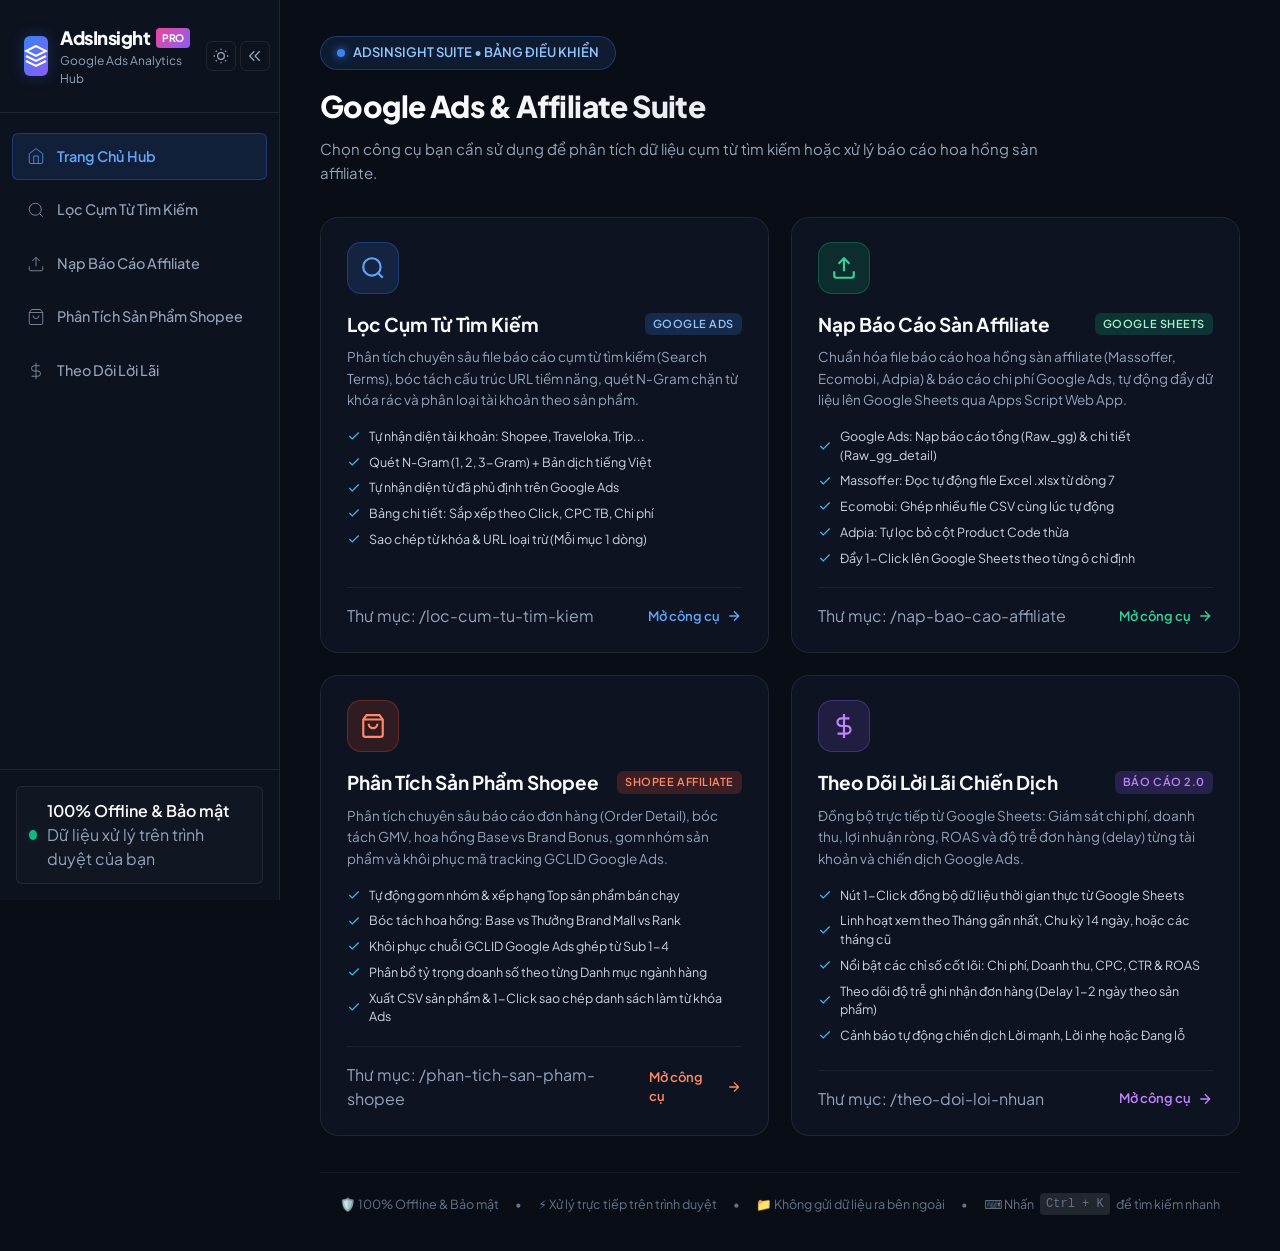
<file: index.html>
﻿<!DOCTYPE html>
<html lang="vi">
<head>
  <meta charset="UTF-8">
  <meta name="viewport" content="width=device-width, initial-scale=1.0">
  <title>Google Ads & Affiliate Intelligence Suite | Bảng Điều Khiển</title>
  <meta name="description" content="Cổng điều hướng trung tâm: Bộ công cụ tối ưu chiến dịch Google Ads, lọc cụm từ tìm kiếm N-Gram và trung tâm nạp báo cáo sàn Affiliate lên Google Sheets.">
  <link rel="icon" type="image/png" href="shared/img/favicon.png?v=3">
  <link rel="preconnect" href="https://fonts.googleapis.com">
  <link rel="preconnect" href="https://fonts.gstatic.com" crossorigin>
  <link href="https://fonts.googleapis.com/css2?family=Plus+Jakarta+Sans:wght@400;500;600;700;800&family=JetBrains+Mono:wght@400;500;600&display=swap" rel="stylesheet">
  <link rel="stylesheet" href="shared/css/style.css?v=1795680755">
  <script>
    (function() {
      if (localStorage.getItem('sidebar_collapsed') === 'true') {
        document.documentElement.classList.add('sidebar-is-collapsed');
      }
      if (localStorage.getItem('app_theme') === 'light') {
        document.documentElement.classList.add('light-theme');
      }
    })();
  </script>
  <style>
    .hub-content-wrap {
      flex: 1;
      padding: 36px 40px;
      overflow-y: auto;
      max-width: 1400px;
      margin: 0 auto;
      width: 100%;
    }

    /* Header */
    .hub-header {
      margin-bottom: 32px;
    }

    .brand-badge {
      display: inline-flex;
      align-items: center;
      gap: 8px;
      padding: 6px 16px;
      background: rgba(59, 130, 246, 0.12);
      border: 1px solid rgba(59, 130, 246, 0.3);
      border-radius: 9999px;
      font-size: 13px;
      font-weight: 600;
      color: #93c5fd;
      margin-bottom: 14px;
    }

    .brand-badge .pulse {
      width: 8px;
      height: 8px;
      background: #3b82f6;
      border-radius: 50%;
      box-shadow: 0 0 10px #3b82f6;
      animation: pulse 2s infinite;
    }

    @keyframes pulse {
      0%, 100% { opacity: 1; transform: scale(1); }
      50% { opacity: 0.4; transform: scale(0.85); }
    }

    .hub-header h1 {
      font-size: 30px;
      font-weight: 800;
      letter-spacing: -0.02em;
      margin-bottom: 8px;
      background: linear-gradient(135deg, #ffffff 0%, #cbd5e1 100%);
      -webkit-background-clip: text;
      background-clip: text;
      -webkit-text-fill-color: transparent;
    }

    .hub-header p {
      font-size: 15px;
      color: var(--text-muted);
      max-width: 720px;
      line-height: 1.6;
    }

    /* Grid layout 2x2 Balanced & Sleek */
    .tools-grid {
      display: grid;
      grid-template-columns: repeat(2, 1fr);
      gap: 22px;
      margin-bottom: 36px;
    }

    @media (max-width: 1024px) {
      .tools-grid {
        grid-template-columns: 1fr;
      }
      .hub-content-wrap {
        padding: 24px 20px;
      }
    }

    .tool-card {
      background: rgba(17, 24, 39, 0.7);
      backdrop-filter: blur(16px);
      -webkit-backdrop-filter: blur(16px);
      border: 1px solid var(--border-color);
      border-radius: 18px;
      padding: 24px 26px;
      text-decoration: none;
      color: inherit;
      display: flex;
      flex-direction: column;
      justify-content: space-between;
      transition: all 0.25s cubic-bezier(0.16, 1, 0.3, 1);
      position: relative;
      overflow: hidden;
    }

    .tool-card::before {
      content: '';
      position: absolute;
      top: 0;
      left: 0;
      right: 0;
      height: 3px;
      background: linear-gradient(90deg, transparent, transparent);
      transition: all 0.3s ease;
    }

    .tool-card:hover {
      background: rgba(22, 32, 50, 0.85);
      border-color: var(--border-hover);
      transform: translateY(-3px);
      box-shadow: 0 16px 36px -4px rgba(0, 0, 0, 0.5), 0 0 20px var(--primary-glow);
    }

    .tool-card.card-blue:hover::before {
      background: linear-gradient(90deg, #3b82f6, #60a5fa);
    }

    .tool-card.card-green:hover::before {
      background: linear-gradient(90deg, #10b981, #34d399);
    }

    .tool-card.card-purple:hover::before {
      background: linear-gradient(90deg, #8b5cf6, #c084fc);
    }

    .tool-card.card-orange:hover::before {
      background: linear-gradient(90deg, #ee4d2d, #ff8a65);
    }

    .card-top {
      margin-bottom: 20px;
    }

    .icon-wrapper {
      width: 52px;
      height: 52px;
      border-radius: 14px;
      display: flex;
      align-items: center;
      justify-content: center;
      margin-bottom: 16px;
    }

    .icon-blue {
      background: rgba(59, 130, 246, 0.15);
      border: 1px solid rgba(59, 130, 246, 0.3);
      color: #60a5fa;
    }

    .icon-green {
      background: rgba(16, 185, 129, 0.15);
      border: 1px solid rgba(16, 185, 129, 0.3);
      color: #34d399;
    }

    .icon-purple {
      background: rgba(139, 92, 246, 0.15);
      border: 1px solid rgba(139, 92, 246, 0.3);
      color: #c084fc;
    }

    .icon-orange {
      background: rgba(238, 77, 45, 0.15);
      border: 1px solid rgba(238, 77, 45, 0.3);
      color: #ff8a65;
    }

    .tool-title {
      font-size: 19px;
      font-weight: 700;
      margin-bottom: 8px;
      display: flex;
      align-items: center;
      justify-content: space-between;
    }

    .tool-tag {
      font-size: 11px;
      font-weight: 600;
      padding: 3px 8px;
      border-radius: 6px;
      text-transform: uppercase;
      letter-spacing: 0.05em;
    }

    .tag-blue { background: rgba(59, 130, 246, 0.2); color: #93c5fd; }
    .tag-green { background: rgba(16, 185, 129, 0.2); color: #a7f3d0; }
    .tag-purple { background: rgba(139, 92, 246, 0.2); color: #c084fc; }
    .tag-orange { background: rgba(238, 77, 45, 0.2); color: #ff8a65; }

    body.light-theme .tag-blue,
    html.light-theme .tag-blue { background: rgba(37, 99, 235, 0.15) !important; color: #1e40af !important; font-weight: 700 !important; }
    body.light-theme .tag-green,
    html.light-theme .tag-green { background: rgba(16, 185, 129, 0.2) !important; color: #065f46 !important; font-weight: 700 !important; }
    body.light-theme .tag-purple,
    html.light-theme .tag-purple { background: rgba(124, 58, 237, 0.15) !important; color: #5b21b6 !important; font-weight: 700 !important; }
    body.light-theme .tag-orange,
    html.light-theme .tag-orange { background: rgba(234, 88, 12, 0.15) !important; color: #9a3412 !important; font-weight: 700 !important; }

    .tool-desc {
      font-size: 13.5px;
      color: var(--text-muted);
      line-height: 1.6;
      margin-bottom: 16px;
    }

    .tool-features {
      list-style: none;
      display: flex;
      flex-direction: column;
      gap: 7px;
    }

    .tool-features li {
      font-size: 12.5px;
      color: #cbd5e1;
      display: flex;
      align-items: center;
      gap: 8px;
    }

    .tool-features li svg {
      width: 14px;
      height: 14px;
      flex-shrink: 0;
      color: #38bdf8;
    }

    .card-footer {
      padding-top: 16px;
      border-top: 1px solid rgba(255, 255, 255, 0.06);
      display: flex;
      align-items: center;
      justify-content: space-between;
    }

    .open-btn-text {
      font-size: 13px;
      font-weight: 600;
      color: #60a5fa;
      display: flex;
      align-items: center;
      gap: 6px;
      transition: gap 0.2s ease;
    }

    .tool-card:hover .open-btn-text {
      gap: 10px;
      color: #93c5fd;
    }

    /* Footer info */
    .hub-footer {
      text-align: center;
      font-size: 12.5px;
      color: #64748b;
      display: flex;
      align-items: center;
      justify-content: center;
      gap: 16px;
      padding-top: 20px;
      border-top: 1px solid rgba(255, 255, 255, 0.05);
    }

    .hub-footer span {
      display: flex;
      align-items: center;
      gap: 6px;
    }
  </style>
</head>
<body class="dark-theme">

  <div class="app-container">
    <!-- Sidebar Dọc Tự Động Đồng Bộ qua shared/js/layout.js -->
    <aside class="sidebar"></aside>

    <!-- Nội Dung Chính Trang Chủ -->
    <main class="hub-content-wrap">
      <!-- Header -->
      <header class="hub-header">
        <div class="brand-badge">
          <span class="pulse"></span>
          ADSINSIGHT SUITE • BẢNG ĐIỀU KHIỂN
        </div>
        <h1>Google Ads & Affiliate Suite</h1>
        <p>Chọn công cụ bạn cần sử dụng để phân tích dữ liệu cụm từ tìm kiếm hoặc xử lý báo cáo hoa hồng sàn affiliate.</p>
      </header>

      <!-- 4 Main Cards Grid 2x2 -->
      <div class="tools-grid">

        <!-- TOOL 1: LỌC CỤM TỪ TÌM KIẾM -->
        <a href="loc-cum-tu-tim-kiem/index.html" class="tool-card card-blue">
          <div class="card-top">
            <div class="icon-wrapper icon-blue">
              <svg viewBox="0 0 24 24" width="26" height="26" fill="none" stroke="currentColor" stroke-width="2">
                <circle cx="11" cy="11" r="8"/>
                <path d="m21 21-4.3-4.3"/>
              </svg>
            </div>
            <div class="tool-title">
              <span>Lọc Cụm Từ Tìm Kiếm</span>
              <span class="tool-tag tag-blue">Google Ads</span>
            </div>
            <p class="tool-desc">
              Phân tích chuyên sâu file báo cáo cụm từ tìm kiếm (Search Terms), bóc tách cấu trúc URL tiềm năng, quét N-Gram chặn từ khóa rác và phân loại tài khoản theo sản phẩm.
            </p>
            <ul class="tool-features">
              <li>
                <svg viewBox="0 0 24 24" fill="none" stroke="currentColor" stroke-width="2"><polyline points="20 6 9 17 4 12"/></svg>
                Tự nhận diện tài khoản: Shopee, Traveloka, Trip...
              </li>
              <li>
                <svg viewBox="0 0 24 24" fill="none" stroke="currentColor" stroke-width="2"><polyline points="20 6 9 17 4 12"/></svg>
                Quét N-Gram (1, 2, 3-Gram) + Bản dịch tiếng Việt
              </li>
              <li>
                <svg viewBox="0 0 24 24" fill="none" stroke="currentColor" stroke-width="2"><polyline points="20 6 9 17 4 12"/></svg>
                Tự nhận diện từ đã phủ định trên Google Ads
              </li>
              <li>
                <svg viewBox="0 0 24 24" fill="none" stroke="currentColor" stroke-width="2"><polyline points="20 6 9 17 4 12"/></svg>
                Bảng chi tiết: Sắp xếp theo Click, CPC TB, Chi phí
              </li>
              <li>
                <svg viewBox="0 0 24 24" fill="none" stroke="currentColor" stroke-width="2"><polyline points="20 6 9 17 4 12"/></svg>
                Sao chép từ khóa & URL loại trừ (Mỗi mục 1 dòng)
              </li>
            </ul>
          </div>
          <div class="card-footer">
            <span class="text-xs text-muted">Thư mục: /loc-cum-tu-tim-kiem</span>
            <div class="open-btn-text">
              Mở công cụ 
              <svg viewBox="0 0 24 24" width="16" height="16" fill="none" stroke="currentColor" stroke-width="2">
                <path d="M5 12h14M12 5l7 7-7 7"/>
              </svg>
            </div>
          </div>
        </a>

        <!-- TOOL 2: NẠP BÁO CÁO AFFILIATE -->
        <a href="nap-bao-cao-affiliate/index.html" class="tool-card card-green">
          <div class="card-top">
            <div class="icon-wrapper icon-green">
              <svg viewBox="0 0 24 24" width="26" height="26" fill="none" stroke="currentColor" stroke-width="2">
                <path d="M21 15v4a2 2 0 0 1-2 2H5a2 2 0 0 1-2-2v-4"/>
                <polyline points="17 8 12 3 7 8"/>
                <line x1="12" x2="12" y1="3" y2="15"/>
              </svg>
            </div>
            <div class="tool-title">
              <span>Nạp Báo Cáo Sàn Affiliate</span>
              <span class="tool-tag tag-green">Google Sheets</span>
            </div>
            <p class="tool-desc">
              Chuẩn hóa file báo cáo hoa hồng sàn affiliate (Massoffer, Ecomobi, Adpia) & báo cáo chi phí Google Ads, tự động đẩy dữ liệu lên Google Sheets qua Apps Script Web App.
            </p>
            <ul class="tool-features">
              <li>
                <svg viewBox="0 0 24 24" fill="none" stroke="currentColor" stroke-width="2"><polyline points="20 6 9 17 4 12"/></svg>
                Google Ads: Nạp báo cáo tổng (Raw_gg) & chi tiết (Raw_gg_detail)
              </li>
              <li>
                <svg viewBox="0 0 24 24" fill="none" stroke="currentColor" stroke-width="2"><polyline points="20 6 9 17 4 12"/></svg>
                Massoffer: Đọc tự động file Excel .xlsx từ dòng 7
              </li>
              <li>
                <svg viewBox="0 0 24 24" fill="none" stroke="currentColor" stroke-width="2"><polyline points="20 6 9 17 4 12"/></svg>
                Ecomobi: Ghép nhiều file CSV cùng lúc tự động
              </li>
              <li>
                <svg viewBox="0 0 24 24" fill="none" stroke="currentColor" stroke-width="2"><polyline points="20 6 9 17 4 12"/></svg>
                Adpia: Tự lọc bỏ cột Product Code thừa
              </li>
              <li>
                <svg viewBox="0 0 24 24" fill="none" stroke="currentColor" stroke-width="2"><polyline points="20 6 9 17 4 12"/></svg>
                Đẩy 1-Click lên Google Sheets theo từng ô chỉ định
              </li>
            </ul>
          </div>
          <div class="card-footer">
            <span class="text-xs text-muted">Thư mục: /nap-bao-cao-affiliate</span>
            <div class="open-btn-text" style="color: #34d399;">
              Mở công cụ 
              <svg viewBox="0 0 24 24" width="16" height="16" fill="none" stroke="currentColor" stroke-width="2">
                <path d="M5 12h14M12 5l7 7-7 7"/>
              </svg>
            </div>
          </div>
        </a>

        <!-- TOOL 3: PHÂN TÍCH ĐƠN HÀNG & SẢN PHẨM SHOPEE -->
        <a href="phan-tich-san-pham-shopee/index.html" class="tool-card card-orange">
          <div class="card-top">
            <div class="icon-wrapper icon-orange">
              <svg viewBox="0 0 24 24" width="26" height="26" fill="none" stroke="currentColor" stroke-width="2">
                <path d="M6 2L3 6v14a2 2 0 0 0 2 2h14a2 2 0 0 0 2-2V6l-3-4z"/>
                <line x1="3" y1="6" x2="21" y2="6"/>
                <path d="M16 10a4 4 0 0 1-8 0"/>
              </svg>
            </div>
            <div class="tool-title">
              <span>Phân Tích Sản Phẩm Shopee</span>
              <span class="tool-tag tag-orange">Shopee Affiliate</span>
            </div>
            <p class="tool-desc">
              Phân tích chuyên sâu báo cáo đơn hàng (Order Detail), bóc tách GMV, hoa hồng Base vs Brand Bonus, gom nhóm sản phẩm và khôi phục mã tracking GCLID Google Ads.
            </p>
            <ul class="tool-features">
              <li>
                <svg viewBox="0 0 24 24" fill="none" stroke="currentColor" stroke-width="2"><polyline points="20 6 9 17 4 12"/></svg>
                Tự động gom nhóm & xếp hạng Top sản phẩm bán chạy
              </li>
              <li>
                <svg viewBox="0 0 24 24" fill="none" stroke="currentColor" stroke-width="2"><polyline points="20 6 9 17 4 12"/></svg>
                Bóc tách hoa hồng: Base vs Thưởng Brand Mall vs Rank
              </li>
              <li>
                <svg viewBox="0 0 24 24" fill="none" stroke="currentColor" stroke-width="2"><polyline points="20 6 9 17 4 12"/></svg>
                Khôi phục chuỗi GCLID Google Ads ghép từ Sub 1-4
              </li>
              <li>
                <svg viewBox="0 0 24 24" fill="none" stroke="currentColor" stroke-width="2"><polyline points="20 6 9 17 4 12"/></svg>
                Phân bổ tỷ trọng doanh số theo từng Danh mục ngành hàng
              </li>
              <li>
                <svg viewBox="0 0 24 24" fill="none" stroke="currentColor" stroke-width="2"><polyline points="20 6 9 17 4 12"/></svg>
                Xuất CSV sản phẩm & 1-Click sao chép danh sách làm từ khóa Ads
              </li>
            </ul>
          </div>
          <div class="card-footer">
            <span class="text-xs text-muted">Thư mục: /phan-tich-san-pham-shopee</span>
            <div class="open-btn-text" style="color: #ff8a65;">
              Mở công cụ 
              <svg viewBox="0 0 24 24" width="16" height="16" fill="none" stroke="currentColor" stroke-width="2">
                <path d="M5 12h14M12 5l7 7-7 7"/>
              </svg>
            </div>
          </div>
        </a>

        <!-- TOOL 4: THEO DÕI LỜI LÃI CHIẾN DỊCH -->
        <a href="theo-doi-loi-nhuan/index.html" class="tool-card card-purple">
          <div class="card-top">
            <div class="icon-wrapper icon-purple">
              <svg viewBox="0 0 24 24" width="26" height="26" fill="none" stroke="currentColor" stroke-width="2">
                <line x1="12" y1="1" x2="12" y2="23"/>
                <path d="M17 5H9.5a3.5 3.5 0 0 0 0 7h5a3.5 3.5 0 0 1 0 7H6"/>
              </svg>
            </div>
            <div class="tool-title">
              <span>Theo Dõi Lời Lãi Chiến Dịch</span>
              <span class="tool-tag tag-purple">Báo Cáo 2.0</span>
            </div>
            <p class="tool-desc">
              Đồng bộ trực tiếp từ Google Sheets: Giám sát chi phí, doanh thu, lợi nhuận ròng, ROAS và độ trễ đơn hàng (delay) từng tài khoản và chiến dịch Google Ads.
            </p>
            <ul class="tool-features">
              <li>
                <svg viewBox="0 0 24 24" fill="none" stroke="currentColor" stroke-width="2"><polyline points="20 6 9 17 4 12"/></svg>
                Nút 1-Click đồng bộ dữ liệu thời gian thực từ Google Sheets
              </li>
              <li>
                <svg viewBox="0 0 24 24" fill="none" stroke="currentColor" stroke-width="2"><polyline points="20 6 9 17 4 12"/></svg>
                Linh hoạt xem theo Tháng gần nhất, Chu kỳ 14 ngày, hoặc các tháng cũ
              </li>
              <li>
                <svg viewBox="0 0 24 24" fill="none" stroke="currentColor" stroke-width="2"><polyline points="20 6 9 17 4 12"/></svg>
                Nổi bật các chỉ số cốt lõi: Chi phí, Doanh thu, CPC, CTR & ROAS
              </li>
              <li>
                <svg viewBox="0 0 24 24" fill="none" stroke="currentColor" stroke-width="2"><polyline points="20 6 9 17 4 12"/></svg>
                Theo dõi độ trễ ghi nhận đơn hàng (Delay 1-2 ngày theo sản phẩm)
              </li>
              <li>
                <svg viewBox="0 0 24 24" fill="none" stroke="currentColor" stroke-width="2"><polyline points="20 6 9 17 4 12"/></svg>
                Cảnh báo tự động chiến dịch Lời mạnh, Lời nhẹ hoặc Đang lỗ
              </li>
            </ul>
          </div>
          <div class="card-footer">
            <span class="text-xs text-muted">Thư mục: /theo-doi-loi-nhuan</span>
            <div class="open-btn-text" style="color: #c084fc;">
              Mở công cụ 
              <svg viewBox="0 0 24 24" width="16" height="16" fill="none" stroke="currentColor" stroke-width="2">
                <path d="M5 12h14M12 5l7 7-7 7"/>
              </svg>
            </div>
          </div>
        </a>

      </div>

      <!-- Footer -->
      <footer class="hub-footer">
        <span>🛡️ 100% Offline & Bảo mật</span>
        <span>•</span>
        <span>⚡ Xử lý trực tiếp trên trình duyệt</span>
        <span>•</span>
        <span>📁 Không gửi dữ liệu ra bên ngoài</span>
        <span>•</span>
        <span>⌨️ Nhấn <kbd style="background: rgba(255,255,255,0.1); padding: 2px 6px; border-radius: 4px; font-family: monospace; font-size: 0.75rem;">Ctrl + K</kbd> để tìm kiếm nhanh</span>
      </footer>
    </main>
  </div>

  <link rel="manifest" href="manifest.json">
  <script src="shared/js/sidebar-toggle.js"></script>
  <script src="shared/js/layout.js"></script>
  <script src="shared/js/command-palette.js"></script>
</body>
</html>
</file>
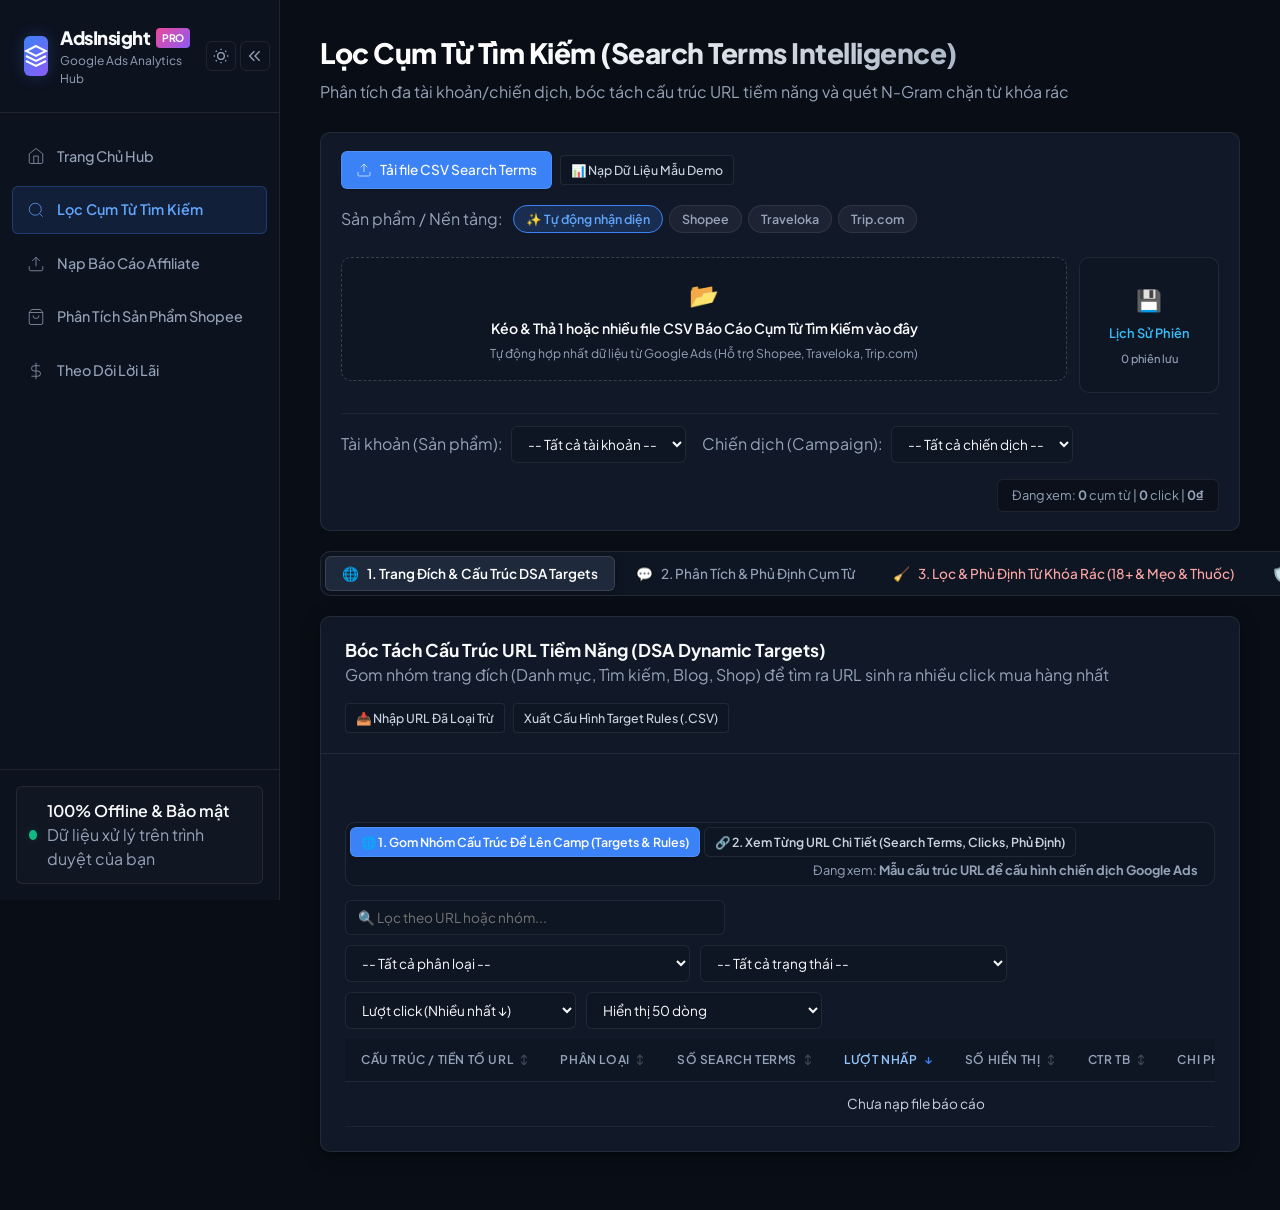
<file: loc-cum-tu-tim-kiem/index.html>
﻿<!DOCTYPE html>
<html lang="vi">
<head>
  <meta charset="UTF-8">
  <meta name="viewport" content="width=device-width, initial-scale=1.0">
  <title>Lọc Cụm Từ Tìm Kiếm (Search Terms Intelligence) | AdsInsight PRO</title>
  <meta name="description" content="Bộ công cụ phân tích dữ liệu Search Terms, bóc tách cấu trúc URL tiềm năng, quét N-Gram chặn từ khóa rác và tối ưu tài khoản Google Ads.">
  <link rel="icon" type="image/png" href="../shared/img/favicon.png?v=3">
  <link rel="preconnect" href="https://fonts.googleapis.com">
  <link rel="preconnect" href="https://fonts.gstatic.com" crossorigin>
  <link href="https://fonts.googleapis.com/css2?family=Plus+Jakarta+Sans:wght@400;500;600;700;800&family=JetBrains+Mono:wght@400;500;600&display=swap" rel="stylesheet">
  <link rel="stylesheet" href="../shared/css/style.css?v=1795680755">
  <script>
    (function() {
      if (localStorage.getItem('sidebar_collapsed') === 'true') {
        document.documentElement.classList.add('sidebar-is-collapsed');
      }
      if (localStorage.getItem('app_theme') === 'light') {
        document.documentElement.classList.add('light-theme');
      }
    })();
  </script>
  <!-- PapaParse Local Vendor (Offline First) -->
  <script src="../shared/vendor/papaparse.min.js"></script>
</head>
<body class="dark-theme">
  <div class="app-container">
    <!-- Navigation Sidebar (Tự động đồng bộ qua shared/js/layout.js) -->
    <aside class="sidebar"></aside>

    <!-- Main Content Area -->
    <main class="main-content">
      <!-- Top Action Bar -->
      <header class="top-header">
        <div class="header-left">
          <h1 id="pageTitle">Lọc Cụm Từ Tìm Kiếm (Search Terms Intelligence)</h1>
          <p id="pageSubtitle" class="text-muted">Phân tích đa tài khoản/chiến dịch, bóc tách cấu trúc URL tiềm năng và quét N-Gram chặn từ khóa rác</p>
        </div>
      </header>

      <!-- TAB: LỌC CỤM TỪ TÌM KIẾM (SEARCH TERMS) -->
      <section id="tab-search-terms" class="tab-content active">
        <!-- Top Control Bar: Upload, Vertical Tag & Multi-Account/Campaign Selector -->
        <div class="st-control-panel">
          <div class="st-control-row">
            <div class="st-upload-actions" style="display: flex; gap: 8px; align-items: center; flex-wrap: wrap;">
              <label class="btn btn-primary file-upload-btn" style="cursor: pointer;">
                <svg viewBox="0 0 24 24" width="16" height="16" fill="none" stroke="currentColor"><path d="M21 15v4a2 2 0 0 1-2 2H5a2 2 0 0 1-2-2v-4"/><polyline points="17 8 12 3 7 8"/><line x1="12" x2="12" y1="3" y2="15"/></svg>
                Tải file CSV Search Terms
                <input type="file" id="stFileInput" accept=".csv, .tsv, .txt" multiple hidden>
              </label>

              <!-- Nút Nạp Dữ Liệu Mẫu Demo -->
              <button class="btn btn-secondary btn-sm" id="btnLoadSampleDemo" title="Nạp nhanh file dữ liệu mẫu để trải nghiệm đầy đủ các tính năng">
                📊 Nạp Dữ Liệu Mẫu Demo
              </button>

              <!-- Nút Xóa Dữ Liệu Đã Nạp -->
              <button class="btn btn-secondary btn-sm" id="btnClearUploadedFiles" title="Xóa toàn bộ dữ liệu file đã nạp để làm mới lại từ đầu" style="display: none; color: #f87171; border-color: rgba(239, 68, 68, 0.35);">
                🗑️ Xóa file đã nạp
              </button>

              <span id="stFileStatusBadge" class="text-xs text-muted" style="align-self: center; margin-left: 6px;"></span>
            </div>

            <!-- Vertical / Product Tag Selector -->
            <div class="st-product-selector">
              <span class="text-xs text-muted">Sản phẩm / Nền tảng:</span>
              <div class="product-pills" id="productPillContainer">
                <button class="pill-btn active" data-product="auto">✨ Tự động nhận diện</button>
                <button class="pill-btn" data-product="Shopee">Shopee</button>
                <button class="pill-btn" data-product="Traveloka">Traveloka</button>
                <button class="pill-btn" data-product="Trip">Trip.com</button>
              </div>
            </div>
          </div>

          <!-- Vùng kéo thả File Dropzone trực quan -->
          <div style="display: flex; gap: 12px; align-items: stretch; margin-top: 10px; margin-bottom: 6px;">
            <div id="stDropZone" class="drop-zone" style="flex: 1; padding: 18px 24px; border: 1px dashed rgba(255,255,255,0.18); border-radius: var(--radius-md); text-align: center; cursor: pointer; background: var(--bg-card-subtle); transition: all 0.2s ease;">
              <div style="font-size: 1.5rem; margin-bottom: 6px;">📂</div>
              <div style="font-size: 0.88rem; font-weight: 600; color: var(--text-main);">Kéo & Thả 1 hoặc nhiều file CSV Báo Cáo Cụm Từ Tìm Kiếm vào đây</div>
              <div style="font-size: 0.76rem; color: var(--text-muted); margin-top: 4px;">Tự động hợp nhất dữ liệu từ Google Ads (Hỗ trợ Shopee, Traveloka, Trip.com)</div>
            </div>
            <button id="btnOpenSessionModal" type="button" class="btn btn-secondary" style="display: flex; flex-direction: column; justify-content: center; align-items: center; padding: 0 20px; border: 1px solid var(--border-color); border-radius: var(--radius-md); background: var(--bg-card-subtle); min-width: 140px; cursor: pointer; transition: all 0.2s ease;" title="Xem các phiên dữ liệu đã lưu trong IndexedDB">
              <span style="font-size: 1.3rem; margin-bottom: 4px;">💾</span>
              <span style="font-size: 0.8rem; font-weight: 600; color: #38bdf8;">Lịch Sử Phiên</span>
              <span style="font-size: 0.7rem; color: var(--text-muted); margin-top: 2px;" id="savedSessionCountBadge">0 phiên lưu</span>
            </button>
          </div>

          <!-- Dynamic Account & Campaign Filter Dropdowns -->
          <div class="st-filter-hierarchy">
            <div class="st-select-group">
              <label class="text-xs text-muted">Tài khoản (Sản phẩm):</label>
              <select id="stAccountSelect" class="select-dropdown">
                <option value="ALL">-- Tất cả tài khoản --</option>
              </select>
            </div>
            <div class="st-select-group">
              <label class="text-xs text-muted">Chiến dịch (Campaign):</label>
              <select id="stCampaignSelect" class="select-dropdown">
                <option value="ALL">-- Tất cả chiến dịch --</option>
              </select>
            </div>
            <div class="st-summary-badge" id="stSummaryStats">
              Đang xem: <b id="statActiveTerms">0</b> cụm từ | <b id="statActiveClicks">0</b> click | <b id="statActiveCost">0₫</b>
            </div>
          </div>
        </div>

        <!-- Thanh Điều Hướng Các Tab Chức Năng (Segmented Tab Bar) -->
        <div class="st-subtabs">
          <button class="st-subtab-btn active" data-subtab="sub-url-discovery">
            <span>🌐</span> 1. Trang Đích & Cấu Trúc DSA Targets
          </button>
          <button class="st-subtab-btn" data-subtab="sub-terms-table">
            <span>💬</span> 2. Phân Tích & Phủ Định Cụm Từ
          </button>
          <button class="st-subtab-btn danger-tab" data-subtab="sub-adult-panel">
            <span>🧹</span> 3. Lọc & Phủ Định Từ Khóa Rác (18+ & Mẹo & Thuốc)
          </button>
          <button class="st-subtab-btn" data-subtab="sub-negatives-mgr">
            <span>🛡️</span> 4. Kho Danh Sách Đã Phủ Định
          </button>
        </div>

        <!-- SUBTAB 1: PHÂN TÍCH CẤU TRÚC URL -->
        <div id="sub-url-discovery" class="st-subcontent active">
          <div class="panel">
            <div class="panel-header">
              <div>
                <h3>Bóc Tách Cấu Trúc URL Tiềm Năng (DSA Dynamic Targets)</h3>
                <p class="text-sm text-muted">Gom nhóm trang đích (Danh mục, Tìm kiếm, Blog, Shop) để tìm ra URL sinh ra nhiều click mua hàng nhất</p>
              </div>
              <div style="display: flex; gap: 8px; align-items: center; flex-wrap: wrap;">
                <button class="btn btn-secondary btn-sm" id="btnImportNegativeUrls" title="Dán hoặc nhập danh sách các URL bạn đã loại trừ trên Google Ads để hệ thống nhận diện">
                  📥 Nhập URL Đã Loại Trừ
                </button>
                <button class="btn btn-secondary btn-sm" id="btnExportUrlRules">
                  Xuất Cấu Hình Target Rules (.CSV)
                </button>
              </div>
            </div>
            <div class="panel-body">
              <!-- Khuyến Nghị Cấu Hình Chiến Lược DSA Target -->
              <div id="urlStrategyRecommendations" style="margin-bottom: 20px;">
                <!-- Injected via JS -->
              </div>

              <div class="url-insights-grid" id="urlCategoryCards">
                <!-- Injected via JS: Cards for categories -->
              </div>

              <!-- Chuyển đổi 2 chế độ xem: Nhóm Cấu Trúc URL vs Chi Tiết Từng URL Đơn Lẻ -->
              <div style="margin-top: 24px; padding: 4px; background: var(--bg-card-subtle); border: 1px solid var(--border-color); border-radius: var(--radius-md); display: flex; gap: 4px; align-items: center; justify-content: flex-start; flex-wrap: wrap;">
                <button type="button" class="btn btn-sm btn-primary" id="btnViewModeStructure" style="font-weight: 600; display: inline-flex; align-items: center; gap: 6px; border-radius: var(--radius-sm);">
                  🌐 1. Gom Nhóm Cấu Trúc Để Lên Camp (Targets & Rules)
                </button>
                <button type="button" class="btn btn-sm btn-secondary" id="btnViewModeSingle" style="font-weight: 600; display: inline-flex; align-items: center; gap: 6px; border-radius: var(--radius-sm);">
                  🔗 2. Xem Từng URL Chi Tiết (Search Terms, Clicks, Phủ Định)
                </button>
                <div style="margin-left: auto; font-size: 0.8rem; color: var(--text-muted); padding-right: 12px;" id="urlViewModeDesc">
                  Đang xem: <b>Mẫu cấu trúc URL để cấu hình chiến dịch Google Ads</b>
                </div>
              </div>

              <div class="table-controls" style="margin-top: 14px; display: flex; justify-content: space-between; align-items: center; flex-wrap: wrap; gap: 10px;">
                <div style="display: flex; gap: 10px; align-items: center; flex: 1; max-width: 380px;">
                  <input type="text" id="urlSearchFilter" class="input-text" placeholder="🔍 Lọc theo URL hoặc nhóm..." style="width: 100%;">
                </div>
                <div style="display: flex; gap: 10px; align-items: center; flex-wrap: wrap;">
                  <select id="urlCategoryFilter" class="select-dropdown" style="width: auto;">
                    <option value="ALL">-- Tất cả phân loại --</option>
                    <option value="ADULT_CONTENT">🔞 Trang đích người lớn 18+ (Vi phạm)</option>
                    <option value="GUIDE_TRANSPORT">🚇 Phương tiện / Metro / Ga (/guide/transport/)</option>
                    <option value="GUIDE_INFO">ℹ️ Mẹo vặt / Thời tiết / Visa (/guide/info/)</option>
                    <option value="GUIDE_DEST">🏞️ Cẩm nang Điểm đến (/guide/destination/)</option>
                    <option value="HOTELS_BOOKING">🏨 Đặt phòng khách sạn (/hotels/)</option>
                    <option value="FLIGHTS_BOOKING">✈️ Đặt vé máy bay (/flights/)</option>
                    <option value="FLIGHTS_STATUS">📡 Tra cứu chuyến bay (/flights/status/)</option>
                    <option value="GUIDE_SHOPPING">🛍️ Mua sắm / Quà cáp (/guide/shopping/)</option>
                    <option value="GUIDE_FOOD">🍜 Cẩm nang ẩm thực (/guide/food/)</option>
                    <option value="ACTIVITIES">🎡 Vé vui chơi / Sự kiện (/things-to-do/)</option>
                    <option value="BLOG">📝 Bài viết Blog / Mẹo (/inspirasi-shopee/)</option>
                    <option value="DEST_ACC">🏨 Lưu trú / Khách sạn (-acc)</option>
                    <option value="DEST_GT">🚌 Phương tiện / Bến xe (-gt)</option>
                    <option value="DEST_TRP">🎡 Trải nghiệm / Điểm đến (-trp)</option>
                    <option value="CULINARY">🍜 Ẩm thực / Quán ăn (/culinary/)</option>
                    <option value="LIST">📁 Danh mục (/list/)</option>
                    <option value="SEARCH">🔍 Trang tìm kiếm (/search?)</option>
                    <option value="SHOP">🛒 Đặt chỗ trực tiếp / Shop</option>
                  </select>

                  <select id="urlExclFilter" class="select-dropdown" style="width: auto;">
                    <option value="ALL">-- Tất cả trạng thái --</option>
                    <option value="ACTIVE">Chưa loại trừ (Đang chạy)</option>
                    <option value="EXCLUDED">🚫 Đã loại trừ (Trên Google Ads hoặc App)</option>
                  </select>

                  <select id="urlSortSelect" class="select-dropdown" style="width: auto;">
                    <option value="clicks_desc">Lượt click (Nhiều nhất ↓)</option>
                    <option value="clicks_asc">Lượt click (Ít nhất ↑)</option>
                    <option value="cost_desc">Chi phí cao nhất ↓</option>
                    <option value="cost_asc">Chi phí thấp nhất ↑</option>
                    <option value="cpc_desc">CPC trung bình cao nhất ↓</option>
                    <option value="cpc_asc">CPC trung bình thấp nhất ↑</option>
                    <option value="imp_desc">Lượt hiển thị cao nhất ↓</option>
                    <option value="imp_asc">Lượt hiển thị thấp nhất ↑</option>
                    <option value="terms_desc">Số Search Terms nhiều nhất ↓</option>
                    <option value="terms_asc">Số Search Terms ít nhất ↑</option>
                    <option value="ctr_desc">CTR cao nhất ↓</option>
                    <option value="ctr_asc">CTR thấp nhất ↑</option>
                    <option value="prefix_asc">Tên URL (A → Z)</option>
                  </select>

                  <select id="urlLimitSelect" class="select-dropdown" style="width: auto;">
                    <option value="50">Hiển thị 50 dòng</option>
                    <option value="100">Hiển thị 100 dòng</option>
                    <option value="200">Hiển thị 200 dòng</option>
                    <option value="500">Hiển thị 500 dòng</option>
                    <option value="ALL">Hiển thị tất cả (Không giới hạn)</option>
                  </select>
                </div>
              </div>
              <div class="table-container" style="margin-top: 10px;">
                <table class="data-table" id="urlGroupTable">
                  <thead>
                    <tr>
                      <th class="th-sortable" data-col="prefix" onclick="handleUrlHeaderSort('prefix')">
                        <span id="urlColHeaderLabel">Cấu Trúc / Tiền Tố URL</span> <span class="sort-arrow" id="sort-prefix">↕</span>
                      </th>
                      <th class="th-sortable" data-col="urlType" onclick="handleUrlHeaderSort('urlType')">
                        Phân Loại <span class="sort-arrow" id="sort-urlType">↕</span>
                      </th>
                      <th class="th-sortable" data-col="terms" onclick="handleUrlHeaderSort('terms')">
                        Số Search Terms <span class="sort-arrow" id="sort-terms">↕</span>
                      </th>
                      <th class="th-sortable active" data-col="clicks" onclick="handleUrlHeaderSort('clicks')">
                        Lượt Nhấp <span class="sort-arrow" id="sort-clicks">↓</span>
                      </th>
                      <th class="th-sortable" data-col="imp" onclick="handleUrlHeaderSort('imp')">
                        Số Hiển Thị <span class="sort-arrow" id="sort-imp">↕</span>
                      </th>
                      <th class="th-sortable" data-col="ctr" onclick="handleUrlHeaderSort('ctr')">
                        CTR TB <span class="sort-arrow" id="sort-ctr">↕</span>
                      </th>
                      <th class="th-sortable" data-col="cost" onclick="handleUrlHeaderSort('cost')">
                        Chi Phí (₫) <span class="sort-arrow" id="sort-cost">↕</span>
                      </th>
                      <th>Hành Động Khuyên Dùng</th>
                    </tr>
                  </thead>
                  <tbody>
                    <tr><td colspan="8" class="text-center text-muted">Chưa nạp file báo cáo</td></tr>
                  </tbody>
                </table>
                <!-- Pagination Bar -->
                <div class="pagination-bar" id="urlPaginationBar" style="display: none;">
                  <div class="text-xs text-muted" id="urlPaginationInfo">
                    Hiển thị 1 - 50 / 0 cấu trúc
                  </div>
                  <div class="pagination-controls" id="urlPaginationControls">
                    <!-- Injected via JS -->
                  </div>
                </div>
              </div>
            </div>
          </div>
        </div>

        <!-- SUBTAB 2: PHÂN TÍCH & PHỦ ĐỊNH CỤM TỪ TÌM KIẾM (GOM N-GRAM & SEARCH TERMS CHI TIẾT) -->
        <div id="sub-terms-table" class="st-subcontent">
          <div class="panel">
            <div class="panel-header">
              <div>
                <h3>Phân Tích Cụm Từ Tìm Kiếm Thực Tế & Lọc Phủ Định</h3>
                <p class="text-sm text-muted">Lọc theo số lượng từ (N-Gram), lọc cụm từ chứa nội dung 18+ vi phạm chính sách, và gom nhanh từ phủ định</p>
              </div>
              <div class="table-controls" style="display: flex; gap: 8px; flex-wrap: wrap; align-items: center;">
                <button class="btn btn-secondary btn-sm" id="btnExportFilteredTerms">
                  📥 Xuất file CSV
                </button>
              </div>
            </div>
            <div class="panel-body">
              <!-- Chuyển đổi chế độ xem nội bộ Tab 2: Bảng chi tiết vs Bộ lọc N-Gram ngắn -->
              <div style="margin-bottom: 14px; padding: 6px; background: rgba(15, 23, 42, 0.4); border: 1px solid var(--border-color); border-radius: var(--radius-md); display: flex; gap: 8px; align-items: center; justify-content: flex-start; flex-wrap: wrap;">
                <button type="button" class="btn btn-sm btn-primary" id="btnTermSubmodeRaw" style="font-weight: 600;">
                  📋 Bảng Cụm Từ Tìm Kiếm Chi Tiết
                </button>
                <button type="button" class="btn btn-sm btn-secondary" id="btnTermSubmodeNgram" style="font-weight: 600;">
                  🧹 Lọc Cụm Từ Ngắn (1 từ, 2 từ, 3 từ - Chặn Từ Rác)
                </button>
                <div style="margin-left: auto; font-size: 0.8rem; color: var(--text-muted); padding-right: 8px;" id="termSubmodeDesc">
                  Đang xem: <b>Danh sách cụm từ tìm kiếm đầy đủ kèm trang đích</b>
                </div>
              </div>

              <!-- VIEW A: BẢNG CỤM TỪ CHI TIẾT (KÈM BỘ LỌC 18+ VÀ BẢN DỊCH) -->
              <div id="termContainerRawView">
                <div class="table-controls" style="display: flex; gap: 8px; flex-wrap: wrap; align-items: center; justify-content: space-between; margin-bottom: 12px;">
                  <input type="text" id="rawSearchFilter" class="input-search" placeholder="🔍 Tìm kiếm cụm từ / trang đích..." style="flex: 1; min-width: 200px;">
                  
                  <div style="display: flex; gap: 8px; flex-wrap: wrap; align-items: center;">
                    <select id="rawAdultFilter" class="select-dropdown" style="width: auto;">
                      <option value="ALL">-- Tất cả nội dung & Ý định --</option>
                      <option value="ADULT_ONLY">🔞 Chỉ hiện Cụm từ 18+ (Cảnh báo vi phạm)</option>
                      <option value="INFORMATIONAL_ONLY">ℹ️ Chỉ hiện Cụm từ Thông tin / Mẹo / Hỏi đáp (0 chuyển đổi)</option>
                      <option value="MEDICATION_ONLY">💊 Chỉ hiện Thuốc đặc trị / Kháng sinh / Bệnh học (Loại trừ)</option>
                      <option value="INFO_AND_MEDS">🚫 Cả Thông tin & Thuốc đặc trị (Cần phủ định)</option>
                      <option value="SAFE_ONLY">✅ Chỉ hiện cụm từ thông thường (An toàn)</option>
                    </select>

                    <select id="rawExclFilter" class="select-dropdown" style="width: auto;">
                      <option value="ALL">-- Trạng thái phủ định --</option>
                      <option value="NOT_EXCLUDED">Chưa phủ định (Cần xem xét)</option>
                      <option value="EXCLUDED">Đã phủ định sẵn trên Ads</option>
                    </select>

                    <select id="rawWasteFilter" class="select-dropdown" style="width: auto; border-color: rgba(239, 68, 68, 0.4); color: #fca5a5;">
                      <option value="ALL">-- Lọc Hiệu Quả Chi Phí --</option>
                      <option value="WASTED_SPEND">💸 Đốt tiền không chuyển đổi (Cost > 0 & Conv = 0)</option>
                      <option value="CONVERTED">🎯 Đã sinh chuyển đổi (Conv > 0)</option>
                    </select>

                    <select id="rawMinClicksFilter" class="select-dropdown" style="width: auto;">
                      <option value="0">Tất cả lượt click (>= 0)</option>
                      <option value="2">Lượt click >= 2</option>
                      <option value="5">Lượt click >= 5</option>
                      <option value="10">Lượt click >= 10</option>
                    </select>

                    <select id="rawUrlTypeFilter" class="select-dropdown" style="width: auto;">
                      <option value="ALL">-- Loại trang đích --</option>
                      <option value="ADULT_CONTENT">🔞 Trang đích 18+ (Vi phạm)</option>
                      <option value="GUIDE_TRANSPORT">🚇 Phương tiện / Metro / Ga (/guide/transport/)</option>
                      <option value="GUIDE_INFO">ℹ️ Mẹo vặt / Thời tiết / Visa (/guide/info/)</option>
                      <option value="GUIDE_DEST">🏞️ Cẩm nang Điểm đến (/guide/destination/)</option>
                      <option value="HOTELS_BOOKING">🏨 Đặt phòng khách sạn (/hotels/)</option>
                      <option value="FLIGHTS_BOOKING">✈️ Đặt vé máy bay (/flights/)</option>
                      <option value="FLIGHTS_STATUS">📡 Tra cứu chuyến bay (/flights/status/)</option>
                      <option value="GUIDE_SHOPPING">🛍️ Mua sắm / Quà cáp (/guide/shopping/)</option>
                      <option value="GUIDE_FOOD">🍜 Cẩm nang ẩm thực (/guide/food/)</option>
                      <option value="ACTIVITIES">🎡 Vé vui chơi / Sự kiện (/things-to-do/)</option>
                      <option value="BLOG_POTENTIAL">⭐ Blog / Mẹo tiềm năng</option>
                      <option value="BLOG_WASTE">🚫 Blog rác (0 chuyển đổi)</option>
                      <option value="DEST_ACC">🏨 Lưu trú / Khách sạn (-acc)</option>
                      <option value="DEST_GT">🚌 Phương tiện / Bến xe (-gt)</option>
                      <option value="DEST_TRP">🎡 Trải nghiệm / Điểm đến (-trp)</option>
                      <option value="CULINARY">🍜 Ẩm thực / Quán ăn</option>
                      <option value="LIST">📁 Danh mục (/list/)</option>
                      <option value="SEARCH">🔍 Trang tìm kiếm (/search?)</option>
                      <option value="SHOP">🛒 Đặt chỗ trực tiếp / Shop</option>
                    </select>

                    <select id="rawSortSelect" class="select-dropdown" style="width: auto;">
                      <option value="clicks_desc">Lượt click nhiều nhất ↓</option>
                      <option value="clicks_asc">Lượt click ít nhất ↑</option>
                      <option value="cost_desc">Chi phí cao nhất ↓</option>
                      <option value="cpc_desc">CPC cao nhất ↓</option>
                      <option value="imp_desc">Lượt hiển thị cao nhất ↓</option>
                      <option value="ctr_desc">CTR cao nhất ↓</option>
                      <option value="term_asc">Tên cụm từ (A -> Z)</option>
                    </select>

                    <select id="rawLimitSelect" class="select-dropdown" style="width: auto;">
                      <option value="50">50 dòng</option>
                      <option value="100" selected>100 dòng</option>
                      <option value="200">200 dòng</option>
                      <option value="500">500 dòng</option>
                      <option value="ALL">Tất cả</option>
                    </select>

                    <!-- Nút Thêm Nhanh Toàn Bộ Cụm Từ Đang Lọc Vào Phủ Định -->
                    <button class="btn btn-danger btn-sm" id="btnAddAllFilteredToNeg" style="font-weight: 700; white-space: nowrap;" title="Thêm tất cả các cụm từ đang hiển thị trong bộ lọc này vào danh sách phủ định">
                      ⚡ Phủ định tất cả theo bộ lọc
                    </button>
                  </div>
                </div>

                <div class="table-container" style="max-height: 520px; overflow-y: auto;">
                  <table class="data-table" id="rawTermsTable">
                    <thead>
                      <tr>
                        <th style="width: 35px; text-align: center;">
                          <input type="checkbox" id="rawSelectAllCheckbox" title="Chọn / Bỏ chọn tất cả trang hiện tại" style="cursor: pointer;">
                        </th>
                        <th>Tài khoản</th>
                        <th>Chiến dịch</th>
                        <th>Cụm từ tìm kiếm</th>
                        <th>Phân loại nội dung</th>
                        <th>Bản dịch tiếng Việt</th>
                        <th style="min-width: 250px;">Trang đích (Landing Page)</th>
                        <th>Lượt nhấp</th>
                        <th>Số hiển thị</th>
                        <th>CTR</th>
                        <th>CPC TB</th>
                        <th>Chi phí</th>
                        <th>Hành động</th>
                      </tr>
                    </thead>
                    <tbody>
                      <tr><td colspan="13" class="text-center text-muted">Chưa có dữ liệu</td></tr>
                    </tbody>
                  </table>
                </div>

                <div class="pagination-bar" id="rawPaginationBar" style="display: none; margin-top: 8px;">
                  <div class="text-xs text-muted" id="rawPaginationInfo">
                    Hiển thị 1 - 100 / 0 cụm từ
                  </div>
                  <div class="pagination-controls" id="rawPaginationControls"></div>
                </div>
              </div>

              <!-- VIEW B: BỘ LỌC N-GRAM NGẮN (ẨN MẶC ĐỊNH, HIỆN KHI BẤM NÚT) -->
              <div id="termContainerNgramView" style="display: none;">
                <div class="ngram-layout">
                  <div class="ngram-table-box">
                    <div class="ngram-filters" style="display: flex; gap: 10px; align-items: center; flex-wrap: wrap;">
                      <input type="text" id="ngramSearchInput" class="input-search" placeholder="Tìm kiếm cụm từ..." style="flex: 1; min-width: 140px;">
                      <div style="display: flex; gap: 12px; align-items: center;">
                        <label style="cursor: pointer; display: flex; align-items: center; gap: 4px;"><input type="radio" name="ngramType" value="1" checked> <b>Từ có 1 từ</b></label>
                        <label style="cursor: pointer; display: flex; align-items: center; gap: 4px;"><input type="radio" name="ngramType" value="2"> <b>Từ có 2 từ</b></label>
                        <label style="cursor: pointer; display: flex; align-items: center; gap: 4px;"><input type="radio" name="ngramType" value="3"> <b>Từ có 3 từ</b></label>
                        <label style="cursor: pointer; display: flex; align-items: center; gap: 4px;"><input type="radio" name="ngramType" value="4"> <b>4 từ trở lên</b></label>
                      </div>
                      <label class="text-xs" style="display: flex; align-items: center; gap: 4px; color: #a1a1aa; cursor: pointer; user-select: none;">
                        <input type="checkbox" id="ngramExcludeAlreadyNeg" checked> Bỏ qua từ đã phủ định sẵn
                      </label>
                      <select id="ngramSortSelect" class="select-dropdown" style="width: auto; padding: 4px 8px; font-size: 12px;">
                        <option value="clicks_desc">Lượt nhấp (Nhiều nhất ↓)</option>
                        <option value="clicks_asc">Lượt nhấp (Ít nhất ↑)</option>
                        <option value="cost_desc">Chi phí cao nhất ↓</option>
                        <option value="cost_asc">Chi phí thấp nhất ↑</option>
                        <option value="count_desc">Số lượt tìm kiếm (Nhiều nhất ↓)</option>
                        <option value="count_asc">Số lượt tìm kiếm (Ít nhất ↑)</option>
                        <option value="word_asc">Cụm từ (A -> Z)</option>
                        <option value="word_desc">Cụm từ (Z -> A)</option>
                      </select>
                      <select id="ngramLimitSelect" class="select-dropdown" style="width: auto; padding: 4px 8px; font-size: 12px;">
                        <option value="50">Hiển thị 50 dòng</option>
                        <option value="100" selected>Hiển thị 100 dòng</option>
                        <option value="200">Hiển thị 200 dòng</option>
                        <option value="500">Hiển thị 500 dòng</option>
                        <option value="ALL">Tất cả (Không giới hạn)</option>
                      </select>
                      <button type="button" class="btn btn-danger btn-sm" id="btnAddSelectedNgramToNeg" style="font-weight: 600; padding: 4px 10px; font-size: 12px; white-space: nowrap;" title="Thêm toàn bộ từ khóa bạn đã tích chọn vào danh sách phủ định">
                        ➕ Thêm từ đã chọn vào danh sách
                      </button>
                    </div>
                    <div class="table-container" style="max-height: 480px; overflow-y: auto;">
                      <table class="data-table" id="ngramTable">
                        <thead>
                          <tr>
                            <th width="40"><input type="checkbox" id="selectAllNgram"></th>
                            <th class="th-sortable" data-col="word" onclick="handleNgramHeaderSort('word')">
                              Cụm từ tìm kiếm thực tế <span class="sort-arrow" id="sort-ngram-word">↕</span>
                            </th>
                            <th>Bản dịch tiếng Việt</th>
                            <th class="th-sortable" data-col="count" onclick="handleNgramHeaderSort('count')">
                              Số lượt tìm kiếm <span class="sort-arrow" id="sort-ngram-count">↕</span>
                            </th>
                            <th class="th-sortable active" data-col="clicks" onclick="handleNgramHeaderSort('clicks')">
                              Lượt nhấp (Clicks) <span class="sort-arrow" id="sort-ngram-clicks">↓</span>
                            </th>
                            <th class="th-sortable" data-col="cost" onclick="handleNgramHeaderSort('cost')">
                              Chi phí (₫) <span class="sort-arrow" id="sort-ngram-cost">↕</span>
                            </th>
                          </tr>
                        </thead>
                        <tbody>
                          <tr><td colspan="6" class="text-center text-muted">Chưa nạp dữ liệu</td></tr>
                        </tbody>
                      </table>
                    </div>
                    <!-- Thanh phân trang Tab 2 -->
                    <div class="pagination-bar" id="ngramPaginationBar" style="display: none; margin-top: 8px;">
                      <div class="text-xs text-muted" id="ngramPaginationInfo">
                        Hiển thị 1 - 50 / 0 cụm từ
                      </div>
                      <div class="pagination-controls" id="ngramPaginationControls"></div>
                    </div>
                  </div>

                  <!-- Box danh sách phủ định bên cạnh -->
                  <div class="ngram-output-box">
                    <div class="output-header">
                      <div>
                        <div style="display: flex; align-items: center; gap: 8px;">
                          <span style="font-size: 1.1rem;">🛡️</span>
                          <h4 class="font-bold text-white" style="margin: 0; font-size: 0.95rem;">Từ Phủ Định Dự Kiến</h4>
                          <span class="badge-tag" id="negTagCount" style="background: rgba(239, 68, 68, 0.15); color: #f87171; border: 1px solid rgba(239, 68, 68, 0.3); padding: 2px 8px; border-radius: 12px; font-size: 0.75rem; font-weight: 600;">0 từ</span>
                        </div>
                        <p class="text-xs text-muted" style="margin: 4px 0 0 0;">Tick chọn ở bảng trái để gom từ khóa cần chặn</p>
                      </div>
                      <div style="display: flex; gap: 6px;">
                        <button class="btn btn-secondary btn-sm" onclick="clearSelectedNgramNegatives()" title="Xóa danh sách dự kiến này" style="padding: 4px 8px; font-size: 0.75rem;">
                          🗑️ Xóa
                        </button>
                        <button class="btn btn-primary btn-sm" onclick="copyNgramNegatives()" style="padding: 4px 10px; font-size: 0.78rem;">
                          📋 Copy
                        </button>
                      </div>
                    </div>
                    <div class="match-type-selector">
                      <label><input type="radio" name="stNegMatch" value="broad" onchange="renderStNegativesText()"> Rộng (Broad)</label>
                      <label><input type="radio" name="stNegMatch" value="phrase" checked onchange="renderStNegativesText()"> "Cụm từ" (Phrase)</label>
                      <label><input type="radio" name="stNegMatch" value="exact" onchange="renderStNegativesText()"> [Chính xác] (Exact)</label>
                    </div>
                    <textarea id="stNegativesArea" class="negatives-textarea" readonly placeholder="Danh sách các cụm từ bạn đã chọn sẽ tự động xuất hiện tại đây theo định dạng đã chọn..."></textarea>
                    <div style="display: flex; justify-content: space-between; align-items: center; margin-top: 10px;">
                      <span class="text-xs text-muted">Mỗi dòng 1 từ chuẩn Google Ads</span>
                      <button class="btn btn-sm btn-secondary" onclick="navigator.clipboard.writeText(document.getElementById('stNegativesArea').value); showToast('📋 Đã sao chép danh sách từ phủ định!')" style="font-size: 0.75rem; padding: 3px 8px;">
                        Sao chép nhanh
                      </button>
                    </div>
                  </div>
                </div>
              </div>

            </div>
          </div>
        </div>

        <!-- SUBTAB 3: XỬ LÝ VI PHẠM 18+ CHUYÊN BIỆT (LOẠI TRỪ NHANH) -->
        <div id="sub-adult-panel" class="st-subcontent">
          <div class="panel">
            <div class="panel-header">
              <div>
                <div style="display: flex; align-items: center; gap: 8px;">
                  <span style="font-size: 1.25rem;">🧹</span>
                  <h3 style="margin: 0;">Trung Tâm Quét & Loại Trừ Nhanh Từ Khóa Rác</h3>
                </div>
                <p class="text-sm text-muted" style="margin-top: 4px;">
                  Tự động phân loại toàn bộ cụm từ 18+ (sinh lý, BCS), câu hỏi mẹo/thông tin (0 chuyển đổi), và thuốc đặc trị bệnh học để bạn rà soát và phủ định nhanh. (Bảo vệ an toàn TPCN & Thảo dược).
                </p>
              </div>
              <div class="table-controls" style="display: flex; gap: 8px; flex-wrap: wrap;">
                <button class="btn btn-danger btn-sm" id="btnQuickAddAllAdultToNeg" style="font-weight: 700;">
                  ⚡ Phủ Định Tất Cả Cụm Từ Đang Xem
                </button>
                <button class="btn btn-danger btn-sm" id="btnQuickAddAllAdultUrlsToExcl" style="font-weight: 700;">
                  🚫 Loại Trừ Tất Cả URL 18+ Vào DSA
                </button>
              </div>
            </div>

            <div class="panel-body">
              <!-- Summary Cards Vi Phạm 18+ -->
              <div class="url-insights-grid" style="margin-bottom: 20px;">
                <div class="insight-card">
                  <div class="text-xs text-muted">Số Cụm Từ Rác Đang Lọc</div>
                  <div class="text-2xl font-bold" id="adultCardTermsCount">0</div>
                  <div class="text-xs text-muted" id="adultCardTermsCost">Chi phí tiêu tốn: 0₫</div>
                </div>
                <div class="insight-card">
                  <div class="text-xs text-muted">Số URL Trang Đích 18+</div>
                  <div class="text-2xl font-bold" id="adultCardUrlsCount">0</div>
                  <div class="text-xs text-muted" id="adultCardUrlsClicks">Lượt click: 0</div>
                </div>
                <div class="insight-card">
                  <div class="text-xs text-muted">Trạng Thái Đã Phủ Định</div>
                  <div class="text-2xl font-bold" id="adultCardExcludedStatus">0 / 0</div>
                  <div class="text-xs text-muted">Bảo vệ tài khoản an toàn</div>
                </div>
              </div>

              <!-- Switch 3 chế độ: 1. Xem Cụm từ 18+   2. Cấu trúc Quy Tắc URL Chặn Nhanh (VD: /kondom)   3. Danh sách URL Cụ Thể -->
              <div style="padding: 6px; background: rgba(15, 23, 42, 0.4); border: 1px solid var(--border-color); border-radius: var(--radius-md); display: flex; gap: 8px; align-items: center; justify-content: flex-start; flex-wrap: wrap; margin-bottom: 14px;">
                <button type="button" class="btn btn-sm btn-primary" id="btnAdultSubtabTerms" style="font-weight: 600;">
                  💬 1. Cụm Từ 18+ (Khớp Chính Xác [Exact])
                </button>
                <button type="button" class="btn btn-sm btn-secondary" id="btnAdultSubtabRules" style="font-weight: 600;">
                  ⚡ 2. Cấu Trúc URL Loại Trừ Nhanh (Quy tắc DSA)
                </button>
                <button type="button" class="btn btn-sm btn-secondary" id="btnAdultSubtabUrls" style="font-weight: 600;">
                  🔗 3. URL Trang Đích Cụ Thể (Chi Tiết)
                </button>
                <div style="margin-left: auto; font-size: 0.8rem; color: var(--text-muted); padding-right: 8px;" id="adultSubtabDesc">
                  Đang xem: <b>Cụm từ tìm kiếm người lớn (Định dạng phủ định [Chính xác])</b>
                </div>
              </div>

              <!-- BẢNG 1: CỤM TỪ RÁC (KÈM KHUNG XEM TRƯỚC LIVE PREVIEW ĐỂ COPY SANG ADS) -->
              <div id="adultPanelTermsView">
                <!-- Phân nhóm từ rác: Tất cả / 18+ / Mẹo / Thuốc đặc trị (dùng class garbage-pill-btn để tránh xung đột) -->
                <div style="display: flex; gap: 8px; align-items: center; flex-wrap: wrap; margin-bottom: 12px; padding: 6px 10px; background: rgba(30, 41, 59, 0.4); border-radius: var(--radius-sm); border: 1px solid rgba(255, 255, 255, 0.08);">
                  <span class="text-xs text-muted" style="font-weight: 600;">Xem theo nhóm rác:</span>
                  <div class="product-pills" id="garbageCategoryPills">
                    <button type="button" class="garbage-pill-btn active" data-garbage="ALL_GARBAGE">🔴 Tất cả từ rác (<span id="pillCountAll">0</span>)</button>
                    <button type="button" class="garbage-pill-btn" data-garbage="ADULT">🔞 Nội dung 18+ (<span id="pillCountAdult">0</span>)</button>
                    <button type="button" class="garbage-pill-btn" data-garbage="INFO">ℹ️ Hỏi mẹo / 0 đơn (<span id="pillCountInfo">0</span>)</button>
                    <button type="button" class="garbage-pill-btn" data-garbage="MEDS">💊 Thuốc đặc trị (<span id="pillCountMeds">0</span>)</button>
                  </div>
                </div>

                <div class="ngram-layout" style="display: grid; grid-template-columns: minmax(0, 1.4fr) minmax(360px, 1fr); gap: 18px; align-items: start;">
                  <!-- Cột Trái: Bảng danh sách từ khóa rác -->
                  <div class="ngram-table-box">
                    <div class="table-controls" style="display: flex; justify-content: space-between; align-items: center; margin-bottom: 8px; flex-wrap: wrap; gap: 8px;">
                      <input type="text" id="adultPanelTermSearch" class="input-search" placeholder="🔍 Tìm kiếm cụm từ / bản dịch..." style="flex: 1; max-width: 320px;">
                    </div>
                    <div class="table-container" style="max-height: 480px; overflow-y: auto;">
                      <table class="data-table" id="adultPanelTermsTable">
                        <thead>
                          <tr>
                            <th width="40" style="text-align: center;"><input type="checkbox" id="selectAllGarbageTerms" title="Chọn / Bỏ chọn tất cả"></th>
                            <th>Cụm Từ Tìm Kiếm Thực Tế</th>
                            <th>Bản Dịch Tiếng Việt</th>
                            <th>Từ Khớp Vi Phạm</th>
                            <th width="65" style="text-align: center;">Đích</th>
                            <th width="60" style="text-align: center;">Clicks</th>
                            <th width="60" style="text-align: center;">Hiển Thị</th>
                            <th width="90">Chi Phí (₫)</th>
                            <th width="95" style="text-align: center;">Thao Tác</th>
                          </tr>
                        </thead>
                        <tbody>
                          <tr><td colspan="9" class="text-center text-muted">Chưa nạp dữ liệu</td></tr>
                        </tbody>
                      </table>
                    </div>
                  </div>

                  <!-- Cột Phải: Khung Xem Trước (Live Preview) để Copy sang Google Ads -->
                  <div class="ngram-output-box garbage-output-card">
                    <div class="output-header" style="margin-bottom: 10px;">
                      <div style="display: flex; align-items: center; justify-content: space-between;">
                        <div style="display: flex; align-items: center; gap: 6px;">
                          <span style="font-size: 1.1rem;">📋</span>
                          <h4 class="font-bold text-main" style="margin: 0; font-size: 0.92rem;">Danh Sách Xem Trước</h4>
                        </div>
                        <span class="badge-tag garbage-preview-badge" id="garbagePreviewCount">0 từ</span>
                      </div>
                      <p class="text-xs text-muted" style="margin: 4px 0 0 0;">Xem trước danh sách từ khóa rác đang lọc để copy vào Google Ads</p>
                    </div>

                    <!-- Tùy chọn khớp từ -->
                    <div class="match-type-selector" style="margin-bottom: 8px; display: flex; gap: 8px; font-size: 0.75rem;">
                      <label style="cursor: pointer;"><input type="radio" name="garbageNegMatch" value="exact" checked> [Chính xác]</label>
                      <label style="cursor: pointer;"><input type="radio" name="garbageNegMatch" value="phrase"> "Cụm từ"</label>
                      <label style="cursor: pointer;"><input type="radio" name="garbageNegMatch" value="broad"> Rộng</label>
                    </div>

                    <textarea id="txtGarbagePreview" class="negatives-textarea" style="height: 280px; width: 100%; font-family: monospace; font-size: 11px; line-height: 1.4; padding: 8px; background: rgba(2, 6, 23, 0.7); border: 1px solid rgba(255,255,255,0.1); border-radius: 4px; color: #38bdf8; resize: vertical;" placeholder="Tích chọn từ bảng trái hoặc nhập thủ công danh sách từ cần phủ định..."></textarea>

                    <div style="display: flex; justify-content: space-between; align-items: center; margin-top: 10px; gap: 6px; flex-wrap: wrap;">
                      <button type="button" class="btn btn-secondary btn-sm" id="btnClearGarbagePreview" style="font-weight: 600;" title="Bỏ chọn và xóa trắng khung xem trước">
                        🗑️ Xóa
                      </button>
                      <button type="button" class="btn btn-primary btn-sm" id="btnCopySelectedAdultTermsQuick" style="flex: 1; font-weight: 700;">
                        📋 Sao chép
                      </button>
                      <button type="button" class="btn btn-danger btn-sm" id="btnQuickNegateCurrentPreview" style="font-weight: 700; white-space: nowrap;" title="Lưu toàn bộ danh sách đã chọn này vào bộ nhớ phủ định của hệ thống">
                        ⚡ Phủ định
                      </button>
                    </div>
                  </div>
                </div>
              </div>

              <!-- BẢNG 2: CẤU TRÚC URL LOẠI TRỪ NHANH (QUY TẮC DSA - VÍ DỤ /KONDOM, /LINGERIE) -->
              <div id="adultPanelRulesView" style="display: none;">
                <div class="table-controls" style="display: flex; justify-content: space-between; align-items: center; margin-bottom: 8px; flex-wrap: wrap; gap: 8px;">
                  <input type="text" id="adultPanelRuleSearch" class="input-search" placeholder="🔍 Tìm kiếm quy tắc cấu trúc..." style="flex: 1; max-width: 320px;">
                  <button class="btn btn-secondary btn-sm" id="btnCopySelectedAdultRulesQuick">
                    📋 Sao chép danh sách Quy tắc loại trừ DSA
                  </button>
                </div>
                <div class="table-container" style="max-height: 480px; overflow-y: auto;">
                  <table class="data-table" id="adultPanelRulesTable">
                    <thead>
                      <tr>
                        <th>Cấu Trúc / Quy Tắc Loại Trừ (Rule)</th>
                        <th>Ý Nghĩa Quy Tắc</th>
                        <th>Số URL Bị Chặn</th>
                        <th>Số Search Terms Khớp</th>
                        <th>Tổng Clicks</th>
                        <th>Chi Phí (₫)</th>
                        <th>Hành Động</th>
                      </tr>
                    </thead>
                    <tbody>
                      <tr><td colspan="7" class="text-center text-muted">Chưa nạp dữ liệu</td></tr>
                    </tbody>
                  </table>
                </div>
              </div>

              <!-- BẢNG 3: URL CỤ THỂ CHI TIẾT -->
              <div id="adultPanelUrlsView" style="display: none;">
                <div class="table-controls" style="display: flex; justify-content: space-between; align-items: center; margin-bottom: 8px; flex-wrap: wrap; gap: 8px;">
                  <input type="text" id="adultPanelUrlSearch" class="input-search" placeholder="🔍 Lọc URL 18+..." style="flex: 1; max-width: 320px;">
                  <button class="btn btn-secondary btn-sm" id="btnCopySelectedAdultUrlsQuick">
                    📋 Sao chép các URL 18+ này
                  </button>
                </div>
                <div class="table-container" style="max-height: 480px; overflow-y: auto;">
                  <table class="data-table" id="adultPanelUrlsTable">
                    <thead>
                      <tr>
                        <th>Đường Dẫn URL / Trang Đích Vi Phạm</th>
                        <th>Dấu Hiệu Vi Phạm</th>
                        <th>Số Search Terms Khớp</th>
                        <th>Clicks</th>
                        <th>Chi Phí (₫)</th>
                        <th>Trạng Thái</th>
                        <th>Hành Động</th>
                      </tr>
                    </thead>
                    <tbody>
                      <tr><td colspan="7" class="text-center text-muted">Chưa nạp dữ liệu</td></tr>
                    </tbody>
                  </table>
                </div>
              </div>

            </div>
          </div>
        </div>

        <!-- SUBTAB 4: QUẢN LÝ TỪ & URL ĐÃ PHỦ ĐỊNH -->
        <div id="sub-negatives-mgr" class="st-subcontent">
          <div class="panel">
            <div class="panel-header">
              <div>
                <h3>Quản Lý Danh Sách Đã Phủ Định (Keywords & URL Targets)</h3>
                <p class="text-sm text-muted">Theo dõi, kiểm tra và gỡ bỏ nhanh các từ khóa hoặc URL bạn đã đưa vào danh sách loại trừ</p>
              </div>
              <div class="table-controls">
                <button class="btn btn-secondary btn-sm" id="btnClearAllNegativesMgr">
                  🗑️ Xóa tất cả
                </button>
              </div>
            </div>
            <div class="panel-body">
              <div class="neg-mgr-grid">
                <!-- Box 1: Negative Keywords -->
                <div class="neg-mgr-card">
                  <div class="neg-card-header" style="display: flex; justify-content: space-between; align-items: center; flex-wrap: wrap; gap: 8px;">
                    <div>
                      <h4 style="margin: 0;">Từ khóa tìm kiếm đã phủ định</h4>
                      <span class="badge-tag" id="mgrKeywordsCount">0 từ</span>
                    </div>
                    <div style="display: flex; align-items: center; gap: 8px; flex-wrap: wrap;">
                      <!-- Tùy chọn đối sánh khi xuất -->
                      <select id="mgrNegMatchType" class="select-dropdown" style="padding: 4px 8px; font-size: 0.75rem; width: auto;">
                        <option value="broad">Khớp rộng: từ khóa</option>
                        <option value="phrase" selected>Khớp cụm từ: "từ khóa"</option>
                        <option value="exact">Khớp chính xác: [từ khóa]</option>
                      </select>
                      <button class="btn btn-primary btn-sm" id="btnCopyKeywordsMgr">
                        📋 Sao chép từ khóa
                      </button>
                    </div>
                  </div>
                  <div class="neg-list-container" id="mgrKeywordsList">
                    <p class="text-muted text-xs">Chưa có từ khóa nào được phủ định.</p>
                  </div>
                </div>

                <!-- Box 2: Negative URL Targets -->
                <div class="neg-mgr-card">
                  <div class="neg-card-header" style="display: flex; justify-content: space-between; align-items: center; flex-wrap: wrap; gap: 8px;">
                    <div>
                      <h4 style="margin: 0;">Cấu trúc URL đã loại trừ</h4>
                      <span class="badge-tag" id="mgrUrlsCount">0 URL</span>
                    </div>
                    <div style="display: flex; gap: 6px; align-items: center; flex-wrap: wrap;">
                      <button class="btn btn-secondary btn-sm" id="btnImportUrlsMgr" title="Dán danh sách URL đã loại trừ">
                        📥 Nhập Danh Sách URL
                      </button>
                      <button class="btn btn-primary btn-sm" id="btnCopyUrlsMgr">
                        📋 Sao chép URL
                      </button>
                    </div>
                  </div>
                  <div class="neg-list-container" id="mgrUrlsList">
                    <p class="text-muted text-xs">Chưa có cấu trúc URL nào bị loại trừ.</p>
                  </div>
                </div>
              </div>
            </div>
          </div>
        </div>
      </section>
    </main>
  </div>

  <!-- Modal Nhập Danh Sách URL Đã Loại Trừ -->
  <div id="modalImportNegativeUrls" class="modal-overlay" style="display: none; position: fixed; inset: 0; background: rgba(0,0,0,0.7); z-index: 9999; align-items: center; justify-content: center;">
    <div style="background: #0f172a; border: 1px solid var(--border-color); border-radius: var(--radius-md); max-width: 580px; width: 90%; padding: 24px; box-shadow: 0 20px 25px -5px rgba(0,0,0,0.5);">
      <div style="display: flex; justify-content: space-between; align-items: center; margin-bottom: 14px;">
        <h4 style="margin: 0; font-size: 1.1rem; color: #fff;">📥 Nhập Danh Sách URL Đã Loại Trừ Trên Google Ads</h4>
        <button type="button" class="btn btn-sm btn-secondary" onclick="closeImportNegativeUrlsModal()" style="padding: 2px 8px;">✕</button>
      </div>
      <p class="text-xs text-muted" style="margin-bottom: 12px; line-height: 1.5;">
        Dán các đường dẫn URL bạn đã cài đặt loại trừ hoặc <b>nạp trực tiếp file CSV Báo cáo mục tiêu quảng cáo động phủ định</b> xuất từ Google Ads (hệ thống sẽ tự động chỉ lọc lấy các dòng <code>URL bằng</code>):
      </p>
      <div style="margin-bottom: 12px; display: flex; align-items: center; gap: 8px;">
        <label class="btn btn-secondary btn-sm" style="cursor: pointer; display: inline-flex; align-items: center; gap: 6px;">
          <svg viewBox="0 0 24 24" width="14" height="14" fill="none" stroke="currentColor"><path d="M21 15v4a2 2 0 0 1-2 2H5a2 2 0 0 1-2-2v-4"/><polyline points="17 8 12 3 7 8"/><line x1="12" x2="12" y1="3" y2="15"/></svg>
          Chọn file CSV báo cáo phủ định...
          <input type="file" id="fileImportNegativeCsv" accept=".csv, .tsv, .txt" hidden onchange="handleNegativeCsvUpload(event)">
        </label>
        <span id="fileImportNegativeCsvStatus" class="text-xs text-muted"></span>
      </div>
      <textarea id="txtImportNegativeUrls" class="negatives-textarea" style="height: 180px; width: 100%; font-family: monospace; font-size: 12px;" placeholder="Dán URL (mỗi link 1 dòng) hoặc chọn file CSV ở trên:
https://shopee.co.id/inspirasi-shopee/kata-kata-bijak/
https://shopee.co.id/inspirasi-shopee/cheat-gta-5/"></textarea>
      <div style="display: flex; justify-content: space-between; align-items: center; margin-top: 16px;">
        <span class="text-xs text-muted" id="txtImportUrlCountInfo"></span>
        <div style="display: flex; gap: 10px;">
          <button type="button" class="btn btn-secondary btn-sm" onclick="closeImportNegativeUrlsModal()">Hủy bỏ</button>
          <button type="button" class="btn btn-primary btn-sm" id="btnSubmitImportUrls" onclick="submitImportNegativeUrls()">
            ✓ Áp dụng
          </button>
        </div>
      </div>
    </div>
  </div>

  <!-- MODAL: QUẢN LÝ LỊCH SỬ PHIÊN (INDEXEDDB) -->
  <div id="sessionHistoryModal" class="modal-overlay" style="display: none; position: fixed; inset: 0; background: rgba(0,0,0,0.7); z-index: 9999; align-items: center; justify-content: center; backdrop-filter: blur(4px);">
    <div class="modal-container" style="background: #0f172a; border: 1px solid rgba(255,255,255,0.12); border-radius: var(--radius-md); width: 90%; max-width: 650px; max-height: 85vh; display: flex; flex-direction: column; overflow: hidden; box-shadow: 0 20px 25px -5px rgba(0, 0, 0, 0.5);">
      <div style="padding: 16px 20px; border-bottom: 1px solid rgba(255,255,255,0.08); display: flex; justify-content: space-between; align-items: center;">
        <div>
          <h4 style="margin: 0; color: #f8fafc; font-size: 1rem; display: flex; align-items: center; gap: 8px;">
            <span>💾</span> Lịch Sử Phiên Phân Tích (IndexedDB Offline)
          </h4>
          <p class="text-xs text-muted" style="margin: 4px 0 0 0;">Lưu trữ trực tiếp trên trình duyệt, không lo mất dữ liệu khi F5 hoặc đóng tab</p>
        </div>
        <button type="button" onclick="closeSessionModal()" style="background: transparent; border: none; color: #94a3b8; font-size: 1.2rem; cursor: pointer;">✕</button>
      </div>

      <div style="padding: 14px 20px; border-bottom: 1px solid rgba(255,255,255,0.06); background: rgba(30, 41, 59, 0.4); display: flex; gap: 10px; align-items: center;">
        <input type="text" id="inputNewSessionName" class="select-dropdown" style="flex: 1; padding: 6px 12px; font-size: 0.82rem;" placeholder="Nhập tên phiên (VD: Báo cáo Shopee Tuần 1)...">
        <button id="btnSaveCurrentSession" type="button" class="btn btn-primary btn-sm" onclick="saveCurrentSessionToDB()">
          💾 Lưu phiên hiện tại
        </button>
      </div>

      <div style="flex: 1; overflow-y: auto; padding: 16px 20px;" id="sessionListContainer">
        <div class="text-center text-muted" style="padding: 30px;">Đang tải danh sách phiên...</div>
      </div>

      <div style="padding: 12px 20px; border-top: 1px solid rgba(255,255,255,0.08); display: flex; justify-content: flex-end;">
        <button type="button" class="btn btn-secondary btn-sm" onclick="closeSessionModal()">Đóng</button>
      </div>
    </div>
  </div>

  <div id="toast" class="toast"></div>

  <script src="../shared/js/sidebar-toggle.js"></script>
  <script src="../shared/js/layout.js"></script>
  <script src="../shared/js/utils.js"></script>
  <script src="../shared/js/db.js"></script>
  <script src="../shared/js/default-negative-urls.js"></script>
  <script src="../shared/js/adult-dictionary.js"></script>
  <script src="../shared/js/dict-id-vi.js"></script>
  <script src="../shared/js/dict-zh-vi.js"></script>
  <script src="../shared/js/translator.js"></script>
  <script src="../shared/js/command-palette.js"></script>
  <script src="loc-cum-tu-tim-kiem.js"></script>
</body>
</html>
</file>
<file: shared/css/style.css>
:root {
  /* Surfaces & Elevation (Modern Clean Slate - Dark Default) */
  --bg-dark: #090d16;
  --bg-sidebar: #0d121f;
  --bg-card: #111827;
  --bg-card-subtle: #0f1623;
  --bg-card-hover: #162032;
  --bg-surface-raised: #1e293b;

  /* Borders (Crisp & Subtle) */
  --border-color: rgba(255, 255, 255, 0.08);
  --border-subtle: rgba(255, 255, 255, 0.05);
  --border-hover: rgba(255, 255, 255, 0.16);
  --border-active: #3b82f6;
  
  /* Primary Accent & States */
  --primary: #3b82f6;
  --primary-hover: #2563eb;
  --primary-subtle: rgba(59, 130, 246, 0.12);
  --primary-glow: rgba(59, 130, 246, 0.25);
  
  /* Financial & Status Tokens */
  --fin-profit: #10b981;
  --fin-profit-bg: rgba(16, 185, 129, 0.12);
  --fin-loss: #f43f5e;
  --fin-loss-bg: rgba(244, 63, 94, 0.12);
  --fin-warning: #f59e0b;
  --fin-warning-bg: rgba(245, 158, 11, 0.12);
  --fin-purple: #8b5cf6;
  --fin-purple-bg: rgba(139, 92, 246, 0.12);

  /* Status Colors */
  --success: #10b981;
  --success-subtle: rgba(16, 185, 129, 0.12);
  --success-glow: rgba(16, 185, 129, 0.2);
  --warning: #f59e0b;
  --warning-subtle: rgba(245, 158, 11, 0.12);
  --danger: #ef4444;
  --danger-subtle: rgba(239, 68, 68, 0.12);
  --danger-glow: rgba(239, 68, 68, 0.2);
  --info: #06b6d4;
  --info-subtle: rgba(6, 182, 212, 0.12);
  
  /* Typography & Contrasts */
  --text-main: #f8fafc;
  --text-secondary: #cbd5e1;
  --text-muted: #94a3b8;
  --text-dim: #64748b;
  
  --font-sans: 'Plus Jakarta Sans', system-ui, -apple-system, sans-serif;
  --font-mono: 'JetBrains Mono', 'SFMono-Regular', Consolas, monospace;
  
  /* Radii */
  --radius-xs: 4px;
  --radius-sm: 6px;
  --radius-md: 10px;
  --radius-lg: 14px;
  --radius-xl: 18px;

  /* Shadows */
  --shadow-card: 0 4px 20px -2px rgba(0, 0, 0, 0.4), 0 2px 6px -1px rgba(0, 0, 0, 0.3);
  --shadow-dropdown: 0 12px 30px -4px rgba(0, 0, 0, 0.5), 0 4px 10px -2px rgba(0, 0, 0, 0.4);

  /* Financial Dashboard Overrides Default Tokens */
  --fin-bg: #030712;
  --fin-surface: #0b1120;
  --fin-surface-elevated: #111a2e;
  --fin-card-border: rgba(255, 255, 255, 0.08);
  --fin-card-border-hover: rgba(59, 130, 246, 0.4);
}

/* Light Theme Tokens */
html.light-theme,
body.light-theme {
  --bg-dark: #f8fafc;
  --bg-sidebar: #ffffff;
  --bg-card: #ffffff;
  --bg-card-subtle: #f1f5f9;
  --bg-card-hover: #e2e8f0;
  --bg-surface-raised: #e2e8f0;

  --border-color: #e2e8f0;
  --border-subtle: #f1f5f9;
  --border-hover: #cbd5e1;
  --border-active: #2563eb;

  --primary: #2563eb;
  --primary-hover: #1d4ed8;
  --primary-subtle: rgba(37, 99, 235, 0.1);
  --primary-glow: rgba(37, 99, 235, 0.2);

  --fin-profit: #059669;
  --fin-profit-bg: rgba(5, 150, 105, 0.1);
  --fin-loss: #e11d48;
  --fin-loss-bg: rgba(225, 29, 72, 0.1);
  --fin-warning: #d97706;
  --fin-warning-bg: rgba(217, 119, 6, 0.1);
  --fin-purple: #7c3aed;
  --fin-purple-bg: rgba(124, 58, 237, 0.1);

  --success: #059669;
  --success-subtle: rgba(5, 150, 105, 0.1);
  --success-glow: rgba(5, 150, 105, 0.2);
  --warning: #d97706;
  --warning-subtle: rgba(217, 119, 6, 0.1);
  --danger: #dc2626;
  --danger-subtle: rgba(220, 38, 38, 0.1);
  --danger-glow: rgba(220, 38, 38, 0.2);
  --info: #0891b2;
  --info-subtle: rgba(8, 145, 178, 0.1);

  --text-main: #0f172a;
  --text-secondary: #334155;
  --text-muted: #64748b;
  --text-dim: #94a3b8;

  --shadow-card: 0 2px 10px -2px rgba(15, 23, 42, 0.08), 0 1px 3px -1px rgba(15, 23, 42, 0.06);
  --shadow-dropdown: 0 10px 25px -4px rgba(15, 23, 42, 0.12), 0 4px 6px -2px rgba(15, 23, 42, 0.05);

  --fin-bg: #f8fafc;
  --fin-surface: #ffffff;
  --fin-surface-elevated: #f1f5f9;
  --fin-card-border: #e2e8f0;
  --fin-card-border-hover: rgba(37, 99, 235, 0.35);
}

/* Light theme overrides for element backgrounds & text gradients */
body.light-theme .header-left h1,
html.light-theme .header-left h1,
body.light-theme .hub-header h1,
html.light-theme .hub-header h1 {
  background: linear-gradient(135deg, #0f172a 30%, #475569 100%);
  -webkit-background-clip: text;
  background-clip: text;
  -webkit-text-fill-color: transparent;
}

body.light-theme .tool-card {
  background: #ffffff !important;
  border: 1px solid #cbd5e1 !important;
  box-shadow: 0 4px 16px rgba(15, 23, 42, 0.08) !important;
}

body.light-theme .tool-card:hover {
  background: #f8fafc !important;
  border-color: #94a3b8 !important;
  box-shadow: 0 12px 28px -4px rgba(15, 23, 42, 0.14) !important;
}

body.light-theme .tool-card .tool-title {
  color: #0f172a !important;
}

body.light-theme .tool-card .tool-desc {
  color: #475569 !important;
}

body.light-theme .tool-card .tool-features li {
  color: #334155 !important;
}

body.light-theme .tool-card .card-footer {
  border-top-color: #e2e8f0 !important;
}

body.light-theme .tool-card .open-btn-text {
  color: #2563eb !important;
}

body.light-theme .tool-card:hover .open-btn-text {
  color: #1d4ed8 !important;
}

/* Light theme card & container backgrounds */
html.light-theme .aff-card,
body.light-theme .aff-card,
.light-theme .aff-card {
  background: #ffffff !important;
  border: 1px solid #cbd5e1 !important;
  box-shadow: 0 4px 16px rgba(15, 23, 42, 0.06) !important;
}

html.light-theme .aff-card h4,
body.light-theme .aff-card h4,
.light-theme .text-white {
  color: #0f172a !important;
}

html.light-theme .aff-card p,
body.light-theme .aff-card p,
html.light-theme .aff-card .text-muted,
body.light-theme .aff-card .text-muted {
  color: #475569 !important;
}

html.light-theme .aff-card .aff-status,
body.light-theme .aff-card .aff-status {
  background: #f1f5f9 !important;
  border: 1px solid #e2e8f0 !important;
  color: #334155 !important;
}

html.light-theme .aff-card .drop-zone,
body.light-theme .aff-card .drop-zone {
  border: 2px dashed #cbd5e1 !important;
  background: #f8fafc !important;
}

html.light-theme .aff-card .drop-zone:hover,
body.light-theme .aff-card .drop-zone:hover {
  border-color: #2563eb !important;
  background: rgba(37, 99, 235, 0.04) !important;
}

html.light-theme .st-control-panel,
body.light-theme .st-control-panel,
.light-theme .st-control-panel {
  background: #ffffff !important;
  border: 1px solid #cbd5e1 !important;
  box-shadow: 0 4px 14px rgba(15, 23, 42, 0.06) !important;
}

html.light-theme .st-control-panel .pill-btn,
body.light-theme .st-control-panel .pill-btn {
  background: #f1f5f9 !important;
  border: 1px solid #cbd5e1 !important;
  color: #475569 !important;
}

html.light-theme .st-control-panel .pill-btn:hover,
body.light-theme .st-control-panel .pill-btn:hover {
  background: #e2e8f0 !important;
  color: #0f172a !important;
}

html.light-theme .st-control-panel .pill-btn.active,
body.light-theme .st-control-panel .pill-btn.active {
  background: rgba(37, 99, 235, 0.12) !important;
  border-color: #2563eb !important;
  color: #1d4ed8 !important;
  font-weight: 600 !important;
}

html.light-theme .st-summary-badge,
body.light-theme .st-summary-badge {
  background: #f1f5f9 !important;
  border: 1px solid #cbd5e1 !important;
  color: #334155 !important;
}

html.light-theme .shopee-source-card,
body.light-theme .shopee-source-card,
.light-theme .shopee-source-card {
  background: #ffffff !important;
  border: 1px solid #cbd5e1 !important;
  box-shadow: 0 4px 14px rgba(15, 23, 42, 0.06) !important;
}

html.light-theme .shopee-source-card.source-sheet,
body.light-theme .shopee-source-card.source-sheet {
  background: linear-gradient(145deg, rgba(16, 185, 129, 0.08) 0%, #ffffff 100%) !important;
  border: 1px solid rgba(16, 185, 129, 0.35) !important;
}

html.light-theme .shopee-source-card.source-order,
body.light-theme .shopee-source-card.source-order {
  background: linear-gradient(145deg, rgba(238, 77, 45, 0.08) 0%, #ffffff 100%) !important;
  border: 1px solid rgba(238, 77, 45, 0.35) !important;
}

html.light-theme .shopee-source-card .source-card-title,
body.light-theme .shopee-source-card .source-card-title {
  color: #0f172a !important;
}

html.light-theme .lag-guide-banner,
body.light-theme .lag-guide-banner,
.light-theme .lag-guide-banner {
  background: #ffffff !important;
  border: 1px solid #cbd5e1 !important;
  border-left: 4px solid #2563eb !important;
  box-shadow: 0 4px 14px rgba(15, 23, 42, 0.06) !important;
}

html.light-theme .lag-guide-banner span,
body.light-theme .lag-guide-banner span {
  color: #334155;
}

html.light-theme .lag-guide-banner .text-warning,
body.light-theme .lag-guide-banner .text-warning {
  color: #b45309 !important;
}

html.light-theme .tag-green,
body.light-theme .tag-green {
  background: rgba(16, 185, 129, 0.15) !important;
  color: #047857 !important;
}

body.light-theme .aff-badge-gg {
  background: rgba(14, 165, 233, 0.12) !important;
  color: #0284c7 !important;
  border-color: rgba(14, 165, 233, 0.3) !important;
}

body.light-theme .aff-badge-gg-detail {
  background: rgba(99, 102, 241, 0.12) !important;
  color: #4f46e5 !important;
  border-color: rgba(99, 102, 241, 0.3) !important;
}

body.light-theme .aff-badge-mo {
  background: rgba(37, 99, 235, 0.12) !important;
  color: #1d4ed8 !important;
}

body.light-theme .aff-badge-ec {
  background: rgba(217, 119, 6, 0.12) !important;
  color: #b45309 !important;
}

body.light-theme .aff-badge-ap {
  background: rgba(225, 29, 72, 0.12) !important;
  color: #be123c !important;
}

/* Control Panels & Top Bars */
body.light-theme .st-control-panel,
body.light-theme .shopee-hero-bar,
body.light-theme .lag-guide-banner {
  background: #ffffff !important;
  border: 1px solid #cbd5e1 !important;
  box-shadow: 0 4px 14px rgba(15, 23, 42, 0.06) !important;
}

body.light-theme .lag-guide-banner {
  border-left: 4px solid #2563eb !important;
}

body.light-theme .lag-guide-item,
body.light-theme .st-control-panel label:not(.btn-primary),
body.light-theme .st-control-panel span:not(.btn-primary span) {
  color: #334155 !important;
}

body.light-theme .btn-primary,
html.light-theme .btn-primary,
.light-theme .btn-primary {
  color: #ffffff !important;
  background: var(--primary) !important;
}

body.light-theme .btn-primary * {
  color: #ffffff !important;
}

body.light-theme .shopee-header-right-badge,
body.light-theme header span[style*="Spreadsheet ID"] {
  background: #ffffff !important;
  border: 1px solid #cbd5e1 !important;
  color: #475569 !important;
}

body.light-theme .shopee-header-right-badge b,
body.light-theme header span[style*="Spreadsheet ID"] b {
  color: #2563eb !important;
}

/* Light Theme overrides for Subtabs & Search Terms Tab Controls */
body.light-theme .st-subtabs,
html.light-theme .st-subtabs {
  background: #f1f5f9 !important;
  border: 1px solid #cbd5e1 !important;
}

body.light-theme .st-subtab-btn,
html.light-theme .st-subtab-btn {
  color: #64748b !important;
}

body.light-theme .st-subtab-btn:hover,
html.light-theme .st-subtab-btn:hover {
  color: #0f172a !important;
  background: rgba(0, 0, 0, 0.04) !important;
}

body.light-theme .st-subtab-btn.active,
html.light-theme .st-subtab-btn.active {
  background: #ffffff !important;
  border-color: #cbd5e1 !important;
  color: #1d4ed8 !important;
  font-weight: 700 !important;
  box-shadow: 0 2px 8px rgba(15, 23, 42, 0.08) !important;
}

body.light-theme .st-subtab-btn.danger-tab,
html.light-theme .st-subtab-btn.danger-tab {
  color: #dc2626 !important;
}

body.light-theme .st-subtab-btn.danger-tab.active,
html.light-theme .st-subtab-btn.danger-tab.active {
  background: #ffffff !important;
  border-color: rgba(220, 38, 38, 0.3) !important;
  color: #b91c1c !important;
}

/* Nhóm từ rác & Khung Live Preview trong Adult Panel */
body.light-theme div[style*="background: rgba(30, 41, 59, 0.4)"] {
  background: #ffffff !important;
  border: 1px solid #cbd5e1 !important;
  box-shadow: 0 2px 8px rgba(15, 23, 42, 0.04) !important;
}

body.light-theme .garbage-pill-btn,
html.light-theme .garbage-pill-btn {
  background: #f1f5f9 !important;
  border: 1px solid #cbd5e1 !important;
  color: #475569 !important;
}

body.light-theme .garbage-pill-btn:hover,
html.light-theme .garbage-pill-btn:hover {
  background: #e2e8f0 !important;
  color: #0f172a !important;
}

body.light-theme .garbage-pill-btn.active,
html.light-theme .garbage-pill-btn.active {
  background: #2563eb !important;
  border-color: #1d4ed8 !important;
  color: #ffffff !important;
  box-shadow: 0 2px 8px rgba(37, 99, 235, 0.25) !important;
}

body.light-theme .garbage-pill-btn[data-garbage="ADULT"].active,
html.light-theme .garbage-pill-btn[data-garbage="ADULT"].active {
  background: #dc2626 !important;
  border-color: #b91c1c !important;
  color: #ffffff !important;
}

body.light-theme .garbage-pill-btn[data-garbage="INFO"].active,
html.light-theme .garbage-pill-btn[data-garbage="INFO"].active {
  background: #d97706 !important;
  border-color: #b45309 !important;
  color: #ffffff !important;
}

body.light-theme .garbage-pill-btn[data-garbage="MEDS"].active,
html.light-theme .garbage-pill-btn[data-garbage="MEDS"].active {
  background: #7c3aed !important;
  border-color: #6d28d9 !important;
  color: #ffffff !important;
}

body.light-theme .garbage-output-card,
html.light-theme .garbage-output-card,
body.light-theme .ngram-output-box,
html.light-theme .ngram-output-box {
  background: #ffffff !important;
  border: 1px solid #cbd5e1 !important;
  box-shadow: 0 6px 20px rgba(15, 23, 42, 0.08) !important;
}

body.light-theme .garbage-output-card h4,
html.light-theme .garbage-output-card h4,
body.light-theme .ngram-output-box h4,
html.light-theme .ngram-output-box h4 {
  color: #0f172a !important;
}

body.light-theme .garbage-output-card .text-muted,
html.light-theme .garbage-output-card .text-muted,
body.light-theme .ngram-output-box .text-muted,
html.light-theme .ngram-output-box .text-muted {
  color: #64748b !important;
}

body.light-theme .ngram-output-box .output-header,
html.light-theme .ngram-output-box .output-header {
  border-bottom: 1px solid #e2e8f0 !important;
}

body.light-theme .garbage-preview-badge,
html.light-theme .garbage-preview-badge,
body.light-theme #garbagePreviewCount,
html.light-theme #garbagePreviewCount {
  background: rgba(220, 38, 38, 0.12) !important;
  color: #b91c1c !important;
  border: 1px solid rgba(220, 38, 38, 0.35) !important;
  font-weight: 700 !important;
}

.garbage-preview-badge {
  background: rgba(239, 68, 68, 0.15);
  color: #f87171;
  border: 1px solid rgba(239, 68, 68, 0.3);
  padding: 2px 8px;
  border-radius: 12px;
  font-size: 0.75rem;
  font-weight: 600;
  white-space: nowrap;
}

body.light-theme .match-type-selector,
html.light-theme .match-type-selector {
  background: #f1f5f9 !important;
  border: 1px solid #cbd5e1 !important;
}

body.light-theme .match-type-selector label,
html.light-theme .match-type-selector label {
  color: #475569 !important;
}

body.light-theme .match-type-selector label:has(input:checked),
html.light-theme .match-type-selector label:has(input:checked) {
  background: #ffffff !important;
  color: #1d4ed8 !important;
  border-color: #cbd5e1 !important;
  box-shadow: 0 1px 4px rgba(15, 23, 42, 0.08) !important;
}

body.light-theme .negatives-textarea,
html.light-theme .negatives-textarea {
  background: #f8fafc !important;
  border: 1px solid #cbd5e1 !important;
  color: #0369a1 !important;
}

body.light-theme .shopee-source-card,
body.light-theme div[style*="background: linear-gradient(135deg, rgba(30, 41, 59, 0.6)"] {
  background: #ffffff !important;
  border: 1px solid #cbd5e1 !important;
  box-shadow: 0 2px 10px rgba(15, 23, 42, 0.05) !important;
}

body.light-theme .shopee-source-card span[style*="color: #f8fafc"],
body.light-theme div[style*="color: #f8fafc"],
body.light-theme h3[style*="color: #f8fafc"],
body.light-theme h4[style*="color: #f8fafc"],
body.light-theme span[style*="color: #f8fafc"],
body.light-theme div[style*="color: #cbd5e1"],
body.light-theme span[style*="color: #cbd5e1"],
body.light-theme h4[style*="color: #fff"],
body.light-theme div[style*="color: #fff"] {
  color: #0f172a !important;
}

/* =========================================================================
   COMPREHENSIVE GLOBAL LIGHT THEME COLOR & CONTRAST ENGINE
   Khắc phục toàn diện & dứt điểm lỗi màu chữ/tương phản trên toàn bộ các trang
   ========================================================================= */
body.light-theme h1,
body.light-theme h2,
body.light-theme h3,
body.light-theme h4,
body.light-theme h5,
body.light-theme h6 {
  color: #0f172a;
}

/* Text utility classes */
body.light-theme .text-main {
  color: #0f172a !important;
}

body.light-theme .text-secondary {
  color: #334155 !important;
}

body.light-theme .text-muted {
  color: #64748b !important;
}

body.light-theme .text-white {
  color: #0f172a !important;
}

/* Global Data Tables in Light Theme */
body.light-theme .data-table thead,
body.light-theme .data-table th {
  background: #f1f5f9 !important;
  color: #475569 !important;
  border-bottom: 1px solid #cbd5e1 !important;
}

body.light-theme .data-table td {
  color: #334155 !important;
  border-bottom: 1px solid #e2e8f0 !important;
}

body.light-theme .data-table tbody tr:hover td {
  background-color: #f8fafc !important;
  color: #0f172a !important;
}

/* Form Controls & Inputs */
body.light-theme input[type="text"],
body.light-theme input[type="search"],
body.light-theme input[type="number"],
body.light-theme input[type="date"],
body.light-theme select,
body.light-theme textarea {
  background: #ffffff !important;
  border-color: #cbd5e1 !important;
  color: #0f172a !important;
}

body.light-theme input::placeholder,
body.light-theme textarea::placeholder {
  color: #94a3b8 !important;
}

/* Modals & Dialogs */
body.light-theme .modal-dialog,
body.light-theme .modal-content,
body.light-theme .modal-box,
body.light-theme .modal-container,
body.light-theme div[id$="Modal"] > div {
  background: #ffffff !important;
  border: 1px solid #cbd5e1 !important;
  box-shadow: 0 20px 40px -10px rgba(15, 23, 42, 0.18) !important;
  color: #0f172a !important;
}

body.light-theme .modal-header h4,
body.light-theme .modal-header h3,
body.light-theme .modal-title {
  color: #0f172a !important;
}

/* Bảo toàn tuyệt đối chữ trắng trên các nút màu đậm */
body.light-theme .btn-primary,
body.light-theme .btn-danger,
body.light-theme .btn-shopee,
body.light-theme .btn-sync-glow:not(#btnResetDateFilter),
body.light-theme .btn-primary *,
body.light-theme .btn-danger *,
body.light-theme .btn-shopee * {
  color: #ffffff !important;
}

body.light-theme div[style*="background: rgba(15, 23, 42"],
body.light-theme div[style*="background: rgba(15,23,42"] {
  background: #ffffff !important;
  border-color: #e2e8f0 !important;
}

body.light-theme .brand-badge {
  background: rgba(37, 99, 235, 0.08);
  border-color: rgba(37, 99, 235, 0.25);
  color: #1d4ed8;
}

body.light-theme .status-card {
  background: #f8fafc;
  border: 1px solid #e2e8f0;
}

body.light-theme .sidebar-toggle-btn:hover,
body.light-theme .theme-toggle-btn:hover {
  background: #f1f5f9;
  color: #0f172a;
  border-color: #94a3b8;
}

body.light-theme .nav-item:hover {
  background: #f1f5f9;
  color: var(--text-main);
}

body.light-theme .nav-item.active {
  background: rgba(37, 99, 235, 0.1);
  border-color: rgba(37, 99, 235, 0.3);
  color: #1d4ed8;
}

body.light-theme .panel,
body.light-theme .metric-card,
body.light-theme .kpi-mini-card,
body.light-theme .chart-card {
  box-shadow: 0 2px 10px rgba(15, 23, 42, 0.06);
}

body.light-theme .view-tab-nav {
  background: #f1f5f9;
  border: 1px solid #e2e8f0;
}

body.light-theme .view-tab-btn {
  color: #64748b;
}

body.light-theme .view-tab-btn:hover {
  color: #0f172a;
  background: rgba(0, 0, 0, 0.04);
}

body.light-theme .view-tab-btn.active {
  color: #ffffff;
  background: linear-gradient(135deg, #2563eb, #1d4ed8);
}

body.light-theme select,
body.light-theme input[type="text"],
body.light-theme input[type="number"],
body.light-theme input[type="search"] {
  background: #ffffff;
  border-color: #cbd5e1;
  color: #0f172a;
}

body.light-theme .upload-zone,
body.light-theme .file-drop-area {
  background: #f8fafc;
  border-color: #cbd5e1;
}

* {
  margin: 0;
  padding: 0;
  box-sizing: border-box;
}

html, body {
  overflow-x: clip;
}

body {
  font-family: var(--font-sans);
  background-color: var(--bg-dark);
  color: var(--text-main);
  line-height: 1.5;
  min-height: 100vh;
  -webkit-font-smoothing: antialiased;
  -moz-osx-font-smoothing: grayscale;
}

@media (prefers-reduced-motion: reduce) {
  *, ::before, ::after {
    animation-duration: 0.01ms !important;
    animation-iteration-count: 1 !important;
    transition-duration: 0.01ms !important;
    scroll-behavior: auto !important;
  }
}

/* App Container Layout */
.app-container {
  display: flex;
  min-height: 100vh;
}

/* Chống giật sidebar khi vừa tải trang (Prevent FOUC) */
html.sidebar-is-collapsed .sidebar {
  width: 68px !important;
  transition: none !important;
}

html.sidebar-is-collapsed .sidebar .brand-text,
html.sidebar-is-collapsed .sidebar .nav-item span,
html.sidebar-is-collapsed .sidebar .sidebar-footer {
  display: none !important;
}

html.sidebar-is-collapsed .sidebar .brand {
  padding: 16px 12px !important;
  justify-content: center !important;
}

html.sidebar-is-collapsed .sidebar .nav-item {
  justify-content: center !important;
  padding: 12px 0 !important;
  margin: 0 4px !important;
}

/* Sidebar */
.sidebar {
  width: 280px;
  background-color: var(--bg-sidebar);
  border-right: 1px solid var(--border-color);
  display: flex;
  flex-direction: column;
  position: sticky;
  top: 0;
  height: 100vh;
  z-index: 20;
  transition: width 0.25s cubic-bezier(0.4, 0, 0.2, 1), transform 0.25s cubic-bezier(0.4, 0, 0.2, 1);
}

/* Sidebar Collapsed State */
.sidebar.collapsed {
  width: 68px;
}

.sidebar.collapsed .brand-text,
.sidebar.collapsed .nav-item span,
.sidebar.collapsed .sidebar-footer {
  display: none !important;
}

.sidebar.collapsed .brand {
  padding: 16px 12px;
  justify-content: center;
}

.sidebar.collapsed .nav-item {
  justify-content: center;
  padding: 12px 0;
  margin: 0 4px;
}

.sidebar.collapsed .nav-item svg {
  width: 20px;
  height: 20px;
}

.sidebar-toggle-btn,
.theme-toggle-btn {
  background: transparent;
  border: 1px solid var(--border-color);
  color: var(--text-muted);
  border-radius: var(--radius-sm);
  padding: 6px;
  cursor: pointer;
  display: flex;
  align-items: center;
  justify-content: center;
  transition: all 0.2s;
}

.sidebar-toggle-btn {
  margin-left: auto;
}

.theme-toggle-btn {
  margin-left: 4px;
}

.sidebar-toggle-btn:hover,
.theme-toggle-btn:hover {
  background: rgba(255, 255, 255, 0.08);
  color: var(--text-main);
  border-color: #94a3b8;
}

.sidebar.collapsed .sidebar-toggle-btn,
.sidebar.collapsed .theme-toggle-btn {
  margin-left: 0;
  margin-top: 6px;
}

.brand {
  padding: 24px;
  display: flex;
  align-items: center;
  gap: 12px;
  border-bottom: 1px solid var(--border-color);
}

.logo-icon {
  width: 40px;
  height: 40px;
  background: linear-gradient(135deg, #3b82f6 0%, #8b5cf6 100%);
  border-radius: var(--radius-sm);
  display: flex;
  align-items: center;
  justify-content: center;
  color: white;
  box-shadow: 0 0 15px var(--primary-glow);
}

.logo-icon svg {
  width: 24px;
  height: 24px;
}

.brand-text h2 {
  font-size: 1.15rem;
  font-weight: 800;
  letter-spacing: -0.5px;
  display: flex;
  align-items: center;
  gap: 6px;
}

.pro-badge {
  font-size: 0.65rem;
  background: linear-gradient(135deg, #ec4899, #8b5cf6);
  color: #fff;
  padding: 2px 6px;
  border-radius: 4px;
  font-weight: 700;
}

.brand-text p {
  font-size: 0.75rem;
  color: var(--text-muted);
}

/* Nav Menu */
.nav-menu {
  padding: 20px 12px;
  display: flex;
  flex-direction: column;
  gap: 6px;
  flex: 1;
  overflow-y: auto;
}

.nav-item {
  display: flex;
  align-items: center;
  gap: 12px;
  padding: 12px 14px;
  border-radius: var(--radius-sm);
  background: transparent;
  border: 1px solid transparent;
  color: var(--text-muted);
  font-family: inherit;
  font-size: 0.9rem;
  font-weight: 500;
  cursor: pointer;
  transition: all 0.2s cubic-bezier(0.4, 0, 0.2, 1);
  text-align: left;
  position: relative;
}

.nav-item svg {
  width: 18px;
  height: 18px;
  flex-shrink: 0;
}

.nav-item:hover {
  background: rgba(255, 255, 255, 0.04);
  color: var(--text-main);
  transform: translateX(3px);
}

.nav-item.active {
  background: rgba(59, 130, 246, 0.12);
  border-color: rgba(59, 130, 246, 0.3);
  color: #60a5fa;
  font-weight: 600;
}

.badge-alert {
  margin-left: auto;
  background: var(--danger);
  color: white;
  font-size: 0.7rem;
  font-weight: 700;
  padding: 2px 7px;
  border-radius: 10px;
}

.sidebar-footer {
  padding: 16px;
  border-top: 1px solid var(--border-color);
}

.status-card {
  display: flex;
  align-items: center;
  gap: 10px;
  background: rgba(255, 255, 255, 0.02);
  padding: 12px;
  border-radius: var(--radius-sm);
  border: 1px solid var(--border-color);
}

.pulse-indicator {
  width: 10px;
  height: 10px;
  background: var(--success);
  border-radius: 50%;
  box-shadow: 0 0 10px var(--success-glow);
  animation: pulse 2s infinite;
}

@keyframes pulse {
  0% { transform: scale(0.95); box-shadow: 0 0 0 0 rgba(16, 185, 129, 0.7); }
  70% { transform: scale(1); box-shadow: 0 0 0 8px rgba(16, 185, 129, 0); }
  100% { transform: scale(0.95); box-shadow: 0 0 0 0 rgba(16, 185, 129, 0); }
}

/* Main Content Area */
.main-content {
  flex: 1;
  padding: 32px 40px;
  max-width: 1440px;
  margin: 0 auto;
  overflow-y: auto;
}

/* Top Header */
.top-header {
  display: flex;
  justify-content: space-between;
  align-items: flex-start;
  margin-bottom: 28px;
  gap: 20px;
  flex-wrap: wrap;
}

.header-left h1 {
  font-size: 1.75rem;
  font-weight: 800;
  letter-spacing: -0.5px;
  margin-bottom: 6px;
  background: linear-gradient(135deg, #ffffff 30%, #94a3b8 100%);
  -webkit-background-clip: text;
  background-clip: text;
  -webkit-text-fill-color: transparent;
}

.header-actions {
  display: flex;
  gap: 12px;
  align-items: center;
}

/* Buttons (Crisp SaaS Interaction) */
.btn {
  display: inline-flex;
  align-items: center;
  justify-content: center;
  gap: 8px;
  padding: 8px 14px;
  border-radius: var(--radius-sm);
  font-family: inherit;
  font-size: 0.85rem;
  font-weight: 500;
  cursor: pointer;
  transition: all 0.15s cubic-bezier(0.16, 1, 0.3, 1);
  border: 1px solid transparent;
  text-decoration: none;
  white-space: nowrap;
}

.btn-primary {
  background: var(--primary);
  color: white;
  border-color: rgba(255, 255, 255, 0.1);
  box-shadow: 0 1px 2px rgba(0, 0, 0, 0.3);
}

.btn-primary:hover {
  background: var(--primary-hover);
  transform: translateY(-1px);
  box-shadow: 0 4px 12px var(--primary-glow);
}

.btn-secondary {
  background: var(--bg-card-subtle);
  color: var(--text-secondary);
  border: 1px solid var(--border-color);
}

.btn-secondary:hover {
  background: var(--bg-surface-raised);
  color: var(--text-main);
  border-color: var(--border-hover);
}

.btn-danger {
  background: var(--danger);
  color: white;
  box-shadow: 0 1px 2px rgba(0, 0, 0, 0.3);
}

.btn-danger:hover {
  background: #dc2626;
  box-shadow: 0 4px 12px var(--danger-glow);
}

.btn-sm {
  padding: 6px 10px;
  font-size: 0.775rem;
  border-radius: var(--radius-xs);
}

.file-upload-btn {
  cursor: pointer;
}

/* Alerts */
.alert {
  display: flex;
  align-items: center;
  gap: 14px;
  padding: 16px 20px;
  border-radius: var(--radius-md);
  margin-bottom: 28px;
  font-size: 0.9rem;
}

.alert-info {
  background: rgba(59, 130, 246, 0.08);
  border: 1px solid rgba(59, 130, 246, 0.25);
  color: #93c5fd;
}

.alert-icon {
  font-size: 1.25rem;
}

/* Metrics Grid */
.metrics-grid {
  display: grid;
  grid-template-columns: repeat(auto-fit, minmax(230px, 1fr));
  gap: 20px;
  margin-bottom: 30px;
}

.metric-card {
  background: var(--bg-card);
  backdrop-filter: blur(16px);
  -webkit-backdrop-filter: blur(16px);
  border: 1px solid var(--border-color);
  border-radius: var(--radius-md);
  padding: 22px;
  box-shadow: var(--shadow-card);
  position: relative;
  overflow: hidden;
  transition: transform 0.2s ease, border-color 0.2s ease;
}

.metric-card:hover {
  transform: translateY(-2px);
  border-color: rgba(255, 255, 255, 0.15);
}

.metric-card.waste-highlight {
  border-color: rgba(239, 68, 68, 0.3);
  background: linear-gradient(145deg, rgba(30, 41, 59, 0.7), rgba(239, 68, 68, 0.06));
}

.metric-header {
  display: flex;
  justify-content: space-between;
  align-items: center;
  margin-bottom: 12px;
}

.metric-title {
  font-size: 0.85rem;
  font-weight: 600;
  color: var(--text-muted);
}

.metric-icon {
  width: 32px;
  height: 32px;
  border-radius: 8px;
  display: flex;
  align-items: center;
  justify-content: center;
  font-weight: 700;
  font-size: 0.95rem;
}

.cost-icon { background: rgba(59, 130, 246, 0.15); color: #60a5fa; }
.conv-icon { background: rgba(16, 185, 129, 0.15); color: #34d399; }
.cpa-icon { background: rgba(245, 158, 11, 0.15); color: #fbbf24; }
.waste-icon { background: rgba(239, 68, 68, 0.15); color: #f87171; }

.metric-value {
  font-size: 1.85rem;
  font-weight: 800;
  letter-spacing: -0.5px;
  margin-bottom: 6px;
  font-family: var(--font-mono);
}

.metric-sub {
  font-size: 0.8rem;
  color: var(--text-muted);
}

/* Tabs System */
.tab-content {
  display: none;
  animation: fadeIn 0.25s ease-in-out;
}

.tab-content.active {
  display: block;
}

@keyframes fadeIn {
  from { opacity: 0; transform: translateY(6px); }
  to { opacity: 1; transform: translateY(0); }
}

/* Panels */
.panel {
  background: var(--bg-card);
  backdrop-filter: blur(16px);
  -webkit-backdrop-filter: blur(16px);
  border: 1px solid var(--border-color);
  border-radius: var(--radius-md);
  margin-bottom: 26px;
  box-shadow: var(--shadow-card);
}

.panel-header {
  padding: 20px 24px;
  border-bottom: 1px solid var(--border-color);
  display: flex;
  justify-content: space-between;
  align-items: center;
  gap: 16px;
  flex-wrap: wrap;
}

.panel-header h3 {
  font-size: 1.1rem;
  font-weight: 700;
}

.panel-tag {
  font-size: 0.75rem;
  background: rgba(255, 255, 255, 0.05);
  padding: 4px 10px;
  border-radius: 20px;
  color: var(--text-muted);
}

.panel-body {
  padding: 24px;
}

/* Charts */
.charts-row {
  display: grid;
  grid-template-columns: 3fr 2fr;
  gap: 24px;
  margin-bottom: 26px;
}

@media (max-width: 1024px) {
  .charts-row {
    grid-template-columns: 1fr;
  }
}

.chart-wrapper {
  padding: 20px;
  height: 320px;
  position: relative;
}

/* Recommendation Cards */
.rec-card {
  display: flex;
  gap: 16px;
  padding: 16px;
  border-radius: var(--radius-sm);
  background: rgba(255, 255, 255, 0.02);
  border: 1px solid var(--border-color);
  margin-bottom: 12px;
  align-items: flex-start;
}

.rec-badge {
  padding: 4px 8px;
  border-radius: 4px;
  font-size: 0.7rem;
  font-weight: 700;
  text-transform: uppercase;
}

.rec-badge.high { background: rgba(239, 68, 68, 0.2); color: #f87171; }
.rec-badge.good { background: rgba(16, 185, 129, 0.2); color: #34d399; }
.rec-badge.tip { background: rgba(59, 130, 246, 0.2); color: #60a5fa; }

/* Tables */
.table-controls {
  display: flex;
  align-items: center;
  gap: 12px;
  flex-wrap: wrap;
}

.input-search, .select-dropdown, .input-text, .input-number {
  background: var(--bg-card-subtle);
  border: 1px solid var(--border-color);
  color: var(--text-main);
  padding: 8px 12px;
  border-radius: var(--radius-sm);
  font-family: inherit;
  font-size: 0.85rem;
  outline: none;
  transition: all 0.15s ease;
}

.input-search:focus, .select-dropdown:focus, .input-text:focus, .input-number:focus {
  border-color: var(--primary);
  box-shadow: 0 0 0 3px var(--primary-subtle);
  background: var(--bg-card);
}

.table-container {
  overflow-x: auto;
}

.data-table {
  width: 100%;
  border-collapse: separate;
  border-spacing: 0;
  text-align: left;
  font-size: 0.85rem;
}

.data-table th {
  padding: 12px 16px;
  background: var(--bg-card-subtle);
  color: var(--text-muted);
  font-weight: 600;
  font-size: 0.75rem;
  text-transform: uppercase;
  letter-spacing: 0.05em;
  border-bottom: 1px solid var(--border-color);
  position: sticky;
  top: 0;
  z-index: 5;
  white-space: nowrap;
}

.data-table td {
  padding: 12px 16px;
  border-bottom: 1px solid var(--border-subtle);
  color: var(--text-secondary);
  font-variant-numeric: tabular-nums;
  vertical-align: middle;
  transition: background-color 0.15s ease, color 0.15s ease;
}

.data-table tbody tr:hover td {
  background-color: var(--bg-card-hover);
  color: var(--text-main);
}

/* A/B Test Grid */
.ab-calculator-grid {
  display: grid;
  grid-template-columns: 1fr 1fr;
  gap: 24px;
  margin-bottom: 24px;
}

@media (max-width: 768px) {
  .ab-calculator-grid {
    grid-template-columns: 1fr;
  }
}

.ab-card {
  background: rgba(15, 23, 42, 0.6);
  border: 1px solid var(--border-color);
  border-radius: var(--radius-md);
  padding: 20px;
}

.variant-header {
  display: flex;
  align-items: center;
  gap: 12px;
  margin-bottom: 18px;
}

.variant-tag {
  font-size: 0.75rem;
  font-weight: 700;
  padding: 4px 10px;
  border-radius: 6px;
}

.tag-a { background: rgba(59, 130, 246, 0.2); color: #60a5fa; }
.tag-b { background: rgba(139, 92, 246, 0.2); color: #a78bfa; }

.ab-inputs {
  display: grid;
  grid-template-columns: 1fr 1fr;
  gap: 16px;
  margin-bottom: 20px;
}

.input-group {
  display: flex;
  flex-direction: column;
  gap: 6px;
}

.input-group label {
  font-size: 0.8rem;
  color: var(--text-muted);
  font-weight: 500;
}

.variant-results {
  display: grid;
  grid-template-columns: repeat(3, 1fr);
  gap: 10px;
  padding-top: 16px;
  border-top: 1px solid var(--border-color);
}

.res-metric {
  text-align: center;
  background: rgba(255, 255, 255, 0.03);
  padding: 10px;
  border-radius: var(--radius-sm);
}

.res-metric-label {
  font-size: 0.75rem;
  color: var(--text-muted);
  margin-bottom: 4px;
}

.res-metric-val {
  font-size: 1.15rem;
  font-weight: 700;
  font-family: var(--font-mono);
}

.ab-verdict-box {
  background: rgba(16, 185, 129, 0.08);
  border: 1px solid rgba(16, 185, 129, 0.3);
  border-radius: var(--radius-md);
  padding: 20px;
  display: flex;
  align-items: center;
  gap: 16px;
}

/* Negatives & Code Area */
.match-type-selectors {
  display: flex;
  gap: 20px;
  margin-bottom: 16px;
  flex-wrap: wrap;
}

.match-type-selectors label {
  display: flex;
  align-items: center;
  gap: 8px;
  font-size: 0.9rem;
  cursor: pointer;
}

.match-type-selectors code {
  background: rgba(255, 255, 255, 0.08);
  padding: 2px 6px;
  border-radius: 4px;
  font-family: var(--font-mono);
  color: #60a5fa;
}

.code-textarea {
  width: 100%;
  background: rgba(15, 23, 42, 0.9);
  border: 1px solid var(--border-color);
  border-radius: var(--radius-sm);
  color: var(--text-main);
  padding: 16px;
  font-family: var(--font-mono);
  font-size: 0.9rem;
  line-height: 1.6;
  resize: vertical;
  outline: none;
}

.code-textarea:focus {
  border-color: var(--primary);
}

.panel-info-row {
  display: flex;
  justify-content: space-between;
  margin-top: 12px;
  font-size: 0.85rem;
}

/* UTM Builder */
.utm-grid {
  display: grid;
  grid-template-columns: repeat(auto-fit, minmax(260px, 1fr));
  gap: 18px;
  margin-bottom: 24px;
}

.utm-output-container {
  padding-top: 18px;
  border-top: 1px solid var(--border-color);
}

.output-copy-box {
  display: flex;
  gap: 10px;
  margin-top: 10px;
}

.copy-input {
  flex: 1;
  font-family: var(--font-mono);
  background: rgba(0, 0, 0, 0.3);
}

/* Toast */
.toast {
  position: fixed;
  bottom: 24px;
  right: 24px;
  background: #1e293b;
  border: 1px solid var(--primary);
  color: white;
  padding: 12px 20px;
  border-radius: var(--radius-sm);
  box-shadow: 0 10px 30px rgba(0, 0, 0, 0.5);
  font-size: 0.875rem;
  display: none;
  z-index: 999;
}

.toast.show {
  display: block;
  animation: slideIn 0.3s ease;
}

@keyframes slideIn {
  from { transform: translateY(20px); opacity: 0; }
  to { transform: translateY(0); opacity: 1; }
}

/* Utility Helpers */
.text-danger { color: #f87171 !important; }
.text-success { color: #34d399 !important; }
.text-muted { color: var(--text-muted); }
.text-center { text-align: center; }
.font-semibold { font-weight: 600; }
.text-danger-gradient {
  background: linear-gradient(135deg, #ef4444, #f87171);
  -webkit-background-clip: text;
  background-clip: text;
  -webkit-text-fill-color: transparent;
}

/* Badge New Tag */
.badge-tag {
  margin-left: auto;
  font-size: 0.65rem;
  background: linear-gradient(135deg, #10b981, #059669);
  color: #fff;
  padding: 2px 6px;
  border-radius: 4px;
  font-weight: 700;
}

/* Affiliate Grid & Cards */
.aff-top-bar {
  display: flex;
  justify-content: space-between;
  align-items: center;
  flex-wrap: wrap;
  gap: 12px;
  background: rgba(15, 23, 42, 0.6);
  border: 1px solid var(--border-color);
  padding: 10px 16px;
  border-radius: var(--radius-sm);
  margin-bottom: 16px;
}

.aff-status-item {
  display: flex;
  align-items: center;
  gap: 8px;
}

.aff-grid {
  display: grid;
  grid-template-columns: repeat(auto-fit, minmax(250px, 1fr));
  gap: 20px;
}

@media (max-width: 1024px) {
  .aff-grid {
    grid-template-columns: 1fr;
  }
}

.aff-card {
  background: var(--bg-card);
  border: 1px solid var(--border-color);
  border-radius: var(--radius-md);
  padding: 18px;
  display: flex;
  flex-direction: column;
  justify-content: space-between;
  min-height: 480px;
}

.aff-card-header {
  display: flex;
  justify-content: space-between;
  align-items: flex-start;
  margin-bottom: 14px;
}

.aff-badge {
  font-size: 0.7rem;
  font-weight: 700;
  padding: 3px 8px;
  border-radius: 4px;
}

.aff-badge-mo { background: rgba(59, 130, 246, 0.2); color: #60a5fa; }
.aff-badge-ec { background: rgba(245, 158, 11, 0.2); color: #fbbf24; }
.aff-badge-ap { background: rgba(244, 63, 94, 0.2); color: #fb7185; }
.aff-badge-gg { background: rgba(14, 165, 233, 0.2); color: #38bdf8; border: 1px solid rgba(14, 165, 233, 0.3); }
.aff-badge-gg-detail { background: rgba(99, 102, 241, 0.2); color: #a5b4fc; border: 1px solid rgba(99, 102, 241, 0.3); }

/* Dropzone */
.drop-zone {
  border: 2px dashed rgba(255, 255, 255, 0.15);
  border-radius: var(--radius-sm);
  padding: 24px 14px;
  text-align: center;
  cursor: pointer;
  background: rgba(255, 255, 255, 0.015);
  transition: all 0.2s ease;
  margin-bottom: 12px;
}

.drop-zone:hover {
  border-color: var(--primary);
  background: rgba(59, 130, 246, 0.05);
}

.drop-icon {
  font-size: 2rem;
  margin-bottom: 6px;
}

.aff-status {
  padding: 8px 12px;
  background: rgba(0, 0, 0, 0.25);
  border-radius: var(--radius-sm);
  margin-bottom: 16px;
  font-size: 0.8rem;
}

.aff-actions {
  display: flex;
  flex-direction: column;
  gap: 8px;
}

.aff-actions .btn {
  padding: 9px 14px;
  font-size: 0.82rem;
}

.btn-block {
  width: 100%;
}

.checkbox-label {
  display: flex;
  align-items: center;
  gap: 8px;
  font-size: 0.82rem;
  color: var(--text-muted);
  cursor: pointer;
}

/* Modal Overlay */
.modal-overlay {
  position: fixed;
  inset: 0;
  background: rgba(11, 15, 25, 0.75);
  backdrop-filter: blur(8px);
  -webkit-backdrop-filter: blur(8px);
  z-index: 100;
  display: flex;
  align-items: center;
  justify-content: center;
  padding: 20px;
}

.modal-overlay.hidden {
  display: none;
}

.modal-box {
  background: #1e293b;
  border: 1px solid var(--border-color);
  border-radius: var(--radius-md);
  max-width: 520px;
  width: 100%;
  box-shadow: 0 20px 40px rgba(0, 0, 0, 0.6);
  overflow: hidden;
  animation: modalScale 0.2s ease;
}

@keyframes modalScale {
  from { opacity: 0; transform: scale(0.95); }
  to { opacity: 1; transform: scale(1); }
}

.modal-header {
  padding: 18px 24px;
  border-bottom: 1px solid var(--border-color);
  display: flex;
  justify-content: space-between;
  align-items: center;
}

.btn-close {
  background: transparent;
  border: none;
  color: var(--text-muted);
  font-size: 1.5rem;
  cursor: pointer;
  line-height: 1;
}

.btn-close:hover {
  color: white;
}

.modal-body {
  padding: 24px;
  display: flex;
  flex-direction: column;
  gap: 16px;
}

.grid-3-cols {
  display: grid;
  grid-template-columns: repeat(3, 1fr);
  gap: 12px;
}

.modal-footer {
  padding: 16px 24px;
  border-top: 1px solid var(--border-color);
  display: flex;
  justify-content: flex-end;
  gap: 12px;
  background: rgba(15, 23, 42, 0.4);
}

/* =========================================================================
   SEARCH TERMS & URL DISCOVERY STYLES
   ========================================================================= */
.st-control-panel {
  background: var(--bg-card);
  border: 1px solid var(--border-color);
  border-radius: var(--radius-md);
  padding: 18px 20px;
  margin-bottom: 20px;
  display: flex;
  flex-direction: column;
  gap: 14px;
}

.st-control-row {
  display: flex;
  justify-content: space-between;
  align-items: center;
  flex-wrap: wrap;
  gap: 16px;
}

.st-upload-actions {
  display: flex;
  align-items: center;
  gap: 10px;
}

.st-product-selector {
  display: flex;
  align-items: center;
  gap: 10px;
  flex-wrap: wrap;
}

.product-pills {
  display: flex;
  gap: 6px;
}

.pill-btn {
  background: rgba(255, 255, 255, 0.05);
  border: 1px solid var(--border-color);
  color: var(--text-muted);
  padding: 5px 12px;
  border-radius: 20px;
  font-family: inherit;
  font-size: 0.78rem;
  font-weight: 600;
  cursor: pointer;
  transition: all 0.2s ease;
}

.pill-btn:hover {
  background: rgba(255, 255, 255, 0.1);
  color: white;
}

.pill-btn.active {
  background: rgba(59, 130, 246, 0.2);
  border-color: var(--primary);
  color: #60a5fa;
}

.st-filter-hierarchy {
  display: flex;
  align-items: center;
  gap: 16px;
  flex-wrap: wrap;
  padding-top: 12px;
  border-top: 1px solid rgba(255, 255, 255, 0.05);
}

.st-select-group {
  display: flex;
  align-items: center;
  gap: 8px;
}

.st-summary-badge {
  margin-left: auto;
  font-size: 0.8rem;
  color: var(--text-muted);
  background: rgba(0, 0, 0, 0.3);
  padding: 6px 14px;
  border-radius: var(--radius-sm);
  border: 1px solid var(--border-color);
}

/* Subtabs (Modern Segmented Pill Navigation) */
.st-subtabs {
  display: inline-flex;
  gap: 4px;
  background: var(--bg-card-subtle);
  padding: 4px;
  border-radius: var(--radius-md);
  border: 1px solid var(--border-color);
  margin-bottom: 20px;
  overflow-x: auto;
}

.st-subtab-btn {
  background: transparent;
  border: 1px solid transparent;
  color: var(--text-muted);
  padding: 8px 16px;
  border-radius: var(--radius-sm);
  font-family: inherit;
  font-size: 0.85rem;
  font-weight: 500;
  cursor: pointer;
  transition: all 0.2s cubic-bezier(0.16, 1, 0.3, 1);
  white-space: nowrap;
  display: flex;
  align-items: center;
  gap: 8px;
}

.st-subtab-btn:hover {
  color: var(--text-main);
  background: rgba(255, 255, 255, 0.05);
}

.st-subtab-btn.active {
  background: var(--bg-surface-raised);
  border-color: rgba(255, 255, 255, 0.12);
  color: #fff;
  font-weight: 600;
  box-shadow: 0 2px 8px rgba(0, 0, 0, 0.35);
}

.st-subtab-btn.danger-tab {
  color: #fca5a5;
}

.st-subtab-btn.danger-tab.active {
  background: rgba(239, 68, 68, 0.15);
  border-color: rgba(239, 68, 68, 0.3);
  color: #f87171;
}

.st-subcontent {
  display: none;
  animation: fadeIn 0.25s ease;
}

.st-subcontent.active {
  display: block;
}

/* URL Discovery Cards */
.url-insights-grid {
  display: grid;
  grid-template-columns: repeat(auto-fit, minmax(240px, 1fr));
  gap: 16px;
}

.url-cat-card {
  background: rgba(0, 0, 0, 0.25);
  border: 1px solid var(--border-color);
  border-radius: var(--radius-sm);
  padding: 16px;
  border-left: 4px solid var(--primary);
}

.url-cat-card.blog { border-left-color: #ef4444; }
.url-cat-card.list { border-left-color: #10b981; }
.url-cat-card.search { border-left-color: #3b82f6; }
.url-cat-card.shop { border-left-color: #8b5cf6; }
.url-cat-card.culinary { border-left-color: #f59e0b; }
.url-cat-card.dest_acc { border-left-color: #06b6d4; }
.url-cat-card.dest_gt { border-left-color: #3b82f6; }
.url-cat-card.dest_trp { border-left-color: #10b981; }

.aff-badge {
  display: inline-block;
  padding: 3px 8px;
  border-radius: 9999px;
  font-size: 11px;
  font-weight: 700;
  text-transform: uppercase;
}
.url-cat-card.blog_potential { border-left-color: #10b981; }
.url-cat-card.blog_waste { border-left-color: #ef4444; }

.aff-badge-blog { background: rgba(239, 68, 68, 0.18); color: #f87171; border: 1px solid rgba(239, 68, 68, 0.3); }
.aff-badge-blog_potential { background: rgba(16, 185, 129, 0.18); color: #34d399; border: 1px solid rgba(16, 185, 129, 0.3); }
.aff-badge-blog_waste { background: rgba(239, 68, 68, 0.18); color: #f87171; border: 1px solid rgba(239, 68, 68, 0.3); }
.aff-badge-list { background: rgba(16, 185, 129, 0.18); color: #34d399; border: 1px solid rgba(16, 185, 129, 0.3); }
.aff-badge-search { background: rgba(59, 130, 246, 0.18); color: #60a5fa; border: 1px solid rgba(59, 130, 246, 0.3); }
.aff-badge-shop { background: rgba(139, 92, 246, 0.18); color: #a78bfa; border: 1px solid rgba(139, 92, 246, 0.3); }
.aff-badge-culinary { background: rgba(245, 158, 11, 0.18); color: #fbbf24; border: 1px solid rgba(245, 158, 11, 0.3); }
.aff-badge-dest_acc { background: rgba(6, 182, 212, 0.18); color: #22d3ee; border: 1px solid rgba(6, 182, 212, 0.3); }
.aff-badge-dest_gt { background: rgba(59, 130, 246, 0.18); color: #93c5fd; border: 1px solid rgba(59, 130, 246, 0.3); }
.aff-badge-dest_trp { background: rgba(16, 185, 129, 0.18); color: #6ee7b7; border: 1px solid rgba(16, 185, 129, 0.3); }
.aff-badge-khác, .aff-badge-khac, .aff-badge-dest_other { background: rgba(148, 163, 184, 0.18); color: #cbd5e1; border: 1px solid rgba(148, 163, 184, 0.3); }
.th-sortable {
  cursor: pointer;
  user-select: none;
  transition: background 0.15s ease, color 0.15s ease;
  white-space: nowrap;
}
.th-sortable:hover {
  background: rgba(255, 255, 255, 0.08) !important;
  color: #60a5fa !important;
}
.sort-arrow {
  display: inline-block;
  margin-left: 4px;
  font-size: 0.7rem;
  opacity: 0.35;
  transition: opacity 0.15s ease, transform 0.15s ease;
}
.th-sortable:hover .sort-arrow {
  opacity: 0.8;
}
.th-sortable.active {
  color: #93c5fd !important;
}
.th-sortable.active .sort-arrow {
  opacity: 1;
  color: #3b82f6;
  font-weight: bold;
}

/* Pagination Bar */
.pagination-bar {
  display: flex;
  justify-content: space-between;
  align-items: center;
  padding: 12px 16px;
  background: var(--bg-card-subtle);
  border-top: 1px solid var(--border-color);
  border-radius: 0 0 var(--radius-sm) var(--radius-sm);
  flex-wrap: wrap;
  gap: 10px;
}
.pagination-controls {
  display: flex;
  align-items: center;
  gap: 6px;
}
.page-btn {
  background: rgba(255, 255, 255, 0.06);
  border: 1px solid rgba(255, 255, 255, 0.12);
  color: #cbd5e1;
  padding: 4px 10px;
  font-size: 0.8rem;
  border-radius: 6px;
  cursor: pointer;
  transition: all 0.15s ease;
}
.page-btn:hover:not(:disabled) {
  background: rgba(59, 130, 246, 0.2);
  border-color: #3b82f6;
  color: #fff;
}
.page-btn:disabled {
  opacity: 0.4;
  cursor: not-allowed;
}
.page-btn.active {
  background: #3b82f6;
  border-color: #3b82f6;
  color: #fff;
  font-weight: 700;
}

.url-cat-title {
  font-size: 0.85rem;
  font-weight: 700;
  margin-bottom: 4px;
}

.url-cat-stat {
  font-size: 1.3rem;
  font-weight: 800;
  font-family: var(--font-mono);
}

.url-cat-sub {
  font-size: 0.75rem;
  color: var(--text-muted);
}

/* N-Gram Layout */
.ngram-layout {
  display: grid;
  grid-template-columns: 1.2fr 1fr;
  gap: 20px;
}

@media (max-width: 1024px) {
  .ngram-layout {
    grid-template-columns: 1fr;
  }
}

.ngram-filters {
  display: flex;
  align-items: center;
  gap: 14px;
  margin-bottom: 12px;
  flex-wrap: wrap;
}

.ngram-filters label {
  display: flex;
  align-items: center;
  gap: 6px;
  font-size: 0.82rem;
  cursor: pointer;
}

.ngram-output-box {
  background: linear-gradient(145deg, rgba(30, 41, 59, 0.7), rgba(15, 23, 42, 0.85));
  border: 1px solid rgba(255, 255, 255, 0.08);
  border-radius: var(--radius-md);
  padding: 20px;
  box-shadow: 0 10px 25px -5px rgba(0, 0, 0, 0.4), inset 0 1px 0 rgba(255, 255, 255, 0.05);
  display: flex;
  flex-direction: column;
  backdrop-filter: blur(12px);
}

.ngram-output-box .output-header {
  display: flex;
  justify-content: space-between;
  align-items: center;
  margin-bottom: 14px;
  padding-bottom: 12px;
  border-bottom: 1px solid rgba(255, 255, 255, 0.06);
}

.match-type-selector {
  display: flex;
  background: rgba(15, 23, 42, 0.6);
  padding: 4px;
  border-radius: var(--radius-sm);
  border: 1px solid rgba(255, 255, 255, 0.06);
  gap: 4px;
  margin-bottom: 14px;
}

.match-type-selector label {
  flex: 1;
  text-align: center;
  padding: 6px 10px;
  font-size: 0.78rem;
  font-weight: 500;
  color: #94a3b8;
  border-radius: 6px;
  cursor: pointer;
  transition: all 0.2s ease;
  display: flex;
  align-items: center;
  justify-content: center;
  gap: 5px;
}

.match-type-selector label:has(input:checked) {
  background: rgba(59, 130, 246, 0.2);
  color: #60a5fa;
  border: 1px solid rgba(59, 130, 246, 0.35);
  font-weight: 600;
  box-shadow: 0 2px 8px rgba(0, 0, 0, 0.2);
}

.match-type-selector input[type="radio"] {
  accent-color: #3b82f6;
  margin: 0;
}

.negatives-textarea {
  width: 100%;
  flex: 1;
  min-height: 380px;
  background: #090d16;
  border: 1px solid rgba(255, 255, 255, 0.08);
  border-radius: var(--radius-sm);
  color: #38bdf8;
  padding: 14px 16px;
  font-family: var(--font-mono);
  font-size: 0.85rem;
  line-height: 1.7;
  resize: vertical;
  outline: none;
  box-shadow: inset 0 2px 6px rgba(0, 0, 0, 0.5);
  transition: border-color 0.2s ease;
}

.negatives-textarea:focus {
  border-color: rgba(56, 189, 248, 0.5);
  box-shadow: 0 0 0 2px rgba(56, 189, 248, 0.15), inset 0 2px 6px rgba(0, 0, 0, 0.5);
}

.negatives-textarea::placeholder {
  color: #475569;
  font-family: inherit;
  font-style: italic;
}

/* Subtab 4: Negative Manager Grid */
.neg-mgr-grid {
  display: grid;
  grid-template-columns: 1fr 1fr;
  gap: 20px;
}

@media (max-width: 900px) {
  .neg-mgr-grid {
    grid-template-columns: 1fr;
  }
}

.neg-mgr-card {
  background: rgba(255, 255, 255, 0.02);
  border: 1px solid var(--border-color);
  border-radius: var(--radius-sm);
  padding: 18px;
  display: flex;
  flex-direction: column;
}

.neg-card-header {
  display: flex;
  justify-content: space-between;
  align-items: center;
  margin-bottom: 14px;
  padding-bottom: 10px;
  border-bottom: 1px solid rgba(255, 255, 255, 0.05);
}

.neg-card-header h4 {
  font-size: 0.95rem;
  font-weight: 700;
  color: var(--text-main);
}

.neg-list-container {
  max-height: 440px;
  overflow-y: auto;
  display: flex;
  flex-direction: column;
  gap: 8px;
}

.neg-item-row {
  display: flex;
  align-items: center;
  justify-content: space-between;
  background: rgba(0, 0, 0, 0.3);
  border: 1px solid rgba(255, 255, 255, 0.06);
  padding: 8px 12px;
  border-radius: 6px;
  font-size: 0.85rem;
}

.neg-item-row:hover {
  background: rgba(239, 68, 68, 0.08);
  border-color: rgba(239, 68, 68, 0.3);
}

.neg-item-val {
  font-family: var(--font-mono);
  color: #f87171;
  word-break: break-all;
}

.btn-remove-neg {
  background: transparent;
  border: none;
  color: #ef4444;
  cursor: pointer;
  padding: 2px 6px;
  border-radius: 4px;
  font-weight: 700;
  font-size: 0.85rem;
  transition: all 0.2s ease;
}

.btn-remove-neg:hover {
  background: #ef4444;
  color: white;
}

.ngram-translation {
  font-size: 0.78rem;
  color: #a78bfa;
  font-style: italic;
}

/* ==========================================================================
   MODULE 3: SHOPEE PRODUCT & ORDER ANALYTICS (Orange & Coral Theme)
   ========================================================================== */
.theme-shopee-orange {
  --primary-shopee: #ee4d2d;
  --primary-shopee-hover: #d03e1f;
  --primary-shopee-glow: rgba(238, 77, 45, 0.25);
  --shopee-gold: #fbbf24;
}

.btn-shopee {
  background: linear-gradient(135deg, #ee4d2d 0%, #ff6b3d 100%);
  color: white;
  border: none;
  font-weight: 600;
  box-shadow: 0 4px 15px rgba(238, 77, 45, 0.35);
}

.btn-shopee:hover {
  background: linear-gradient(135deg, #d03e1f 0%, #ee4d2d 100%);
  box-shadow: 0 6px 20px rgba(238, 77, 45, 0.45);
  transform: translateY(-1px);
}

.stat-card.card-shopee {
  border-top: 3px solid #ee4d2d;
}

.stat-card.card-success {
  border-top: 3px solid var(--success);
}

.stat-card.card-warning {
  border-top: 3px solid var(--warning);
}

.stat-card.card-danger {
  border-top: 3px solid var(--danger);
}

.brand-bonus-pill {
  display: inline-flex;
  align-items: center;
  gap: 4px;
  background: rgba(251, 191, 36, 0.15);
  border: 1px solid rgba(251, 191, 36, 0.35);
  color: #fde047;
  padding: 2px 8px;
  border-radius: 9999px;
  font-size: 0.75rem;
  font-weight: 600;
}

.status-badge {
  display: inline-flex;
  align-items: center;
  gap: 5px;
  padding: 3px 9px;
  border-radius: 6px;
  font-size: 0.75rem;
  font-weight: 600;
  text-transform: capitalize;
}

.status-badge.pending {
  background: rgba(245, 158, 11, 0.18);
  color: #fbbf24;
  border: 1px solid rgba(245, 158, 11, 0.3);
}

.status-badge.approved, .status-badge.completed {
  background: rgba(16, 185, 129, 0.18);
  color: #34d399;
  border: 1px solid rgba(16, 185, 129, 0.3);
}

.status-badge.rejected {
  background: rgba(239, 68, 68, 0.18);
  color: #f87171;
  border: 1px solid rgba(239, 68, 68, 0.3);
}

.gclid-badge {
  display: inline-flex;
  align-items: center;
  gap: 6px;
  background: rgba(59, 130, 246, 0.12);
  border: 1px solid rgba(59, 130, 246, 0.25);
  color: #93c5fd;
  padding: 3px 8px;
  border-radius: 6px;
  font-family: var(--font-mono);
  font-size: 0.72rem;
  max-width: 240px;
  overflow: hidden;
  text-overflow: ellipsis;
  white-space: nowrap;
}

.category-tag {
  display: inline-block;
  padding: 2px 8px;
  background: rgba(148, 163, 184, 0.12);
  border: 1px solid rgba(148, 163, 184, 0.2);
  color: #cbd5e1;
  border-radius: 6px;
  font-size: 0.75rem;
}

.qty-badge {
  display: inline-flex;
  align-items: center;
  justify-content: center;
  background: rgba(238, 77, 45, 0.18);
  color: #ff8a65;
  border: 1px solid rgba(238, 77, 45, 0.3);
  border-radius: 4px;
  padding: 1px 6px;
  font-weight: 700;
  font-size: 0.75rem;
  margin-left: 6px;
}

.shopee-view-tabs {
  display: flex;
  gap: 8px;
  border-bottom: 1px solid var(--border-color);
  margin-bottom: 20px;
  padding-bottom: 2px;
}

.shopee-view-tab {
  padding: 10px 18px;
  font-size: 0.88rem;
  font-weight: 600;
  color: var(--text-muted);
  background: transparent;
  border: none;
  border-bottom: 2px solid transparent;
  cursor: pointer;
  transition: all 0.2s ease;
  display: flex;
  align-items: center;
  gap: 8px;
}

.shopee-view-tab:hover {
  color: var(--text-main);
}

.shopee-view-tab.active {
  color: #ee4d2d;
  border-bottom-color: #ee4d2d;
}

.progress-bar-bg {
  width: 100%;
  height: 6px;
  background: rgba(255, 255, 255, 0.08);
  border-radius: 3px;
  overflow: hidden;
  margin-top: 6px;
}

.progress-bar-fill {
  height: 100%;
  border-radius: 3px;
  background: linear-gradient(90deg, #ee4d2d, #ff8a65);
}

/* ==========================================================================
   SHOPEE PRODUCT TRANSLATIONS & SMART INSIGHTS
   ========================================================================== */
.product-vi-trans {
  display: block;
  font-size: 0.8rem;
  color: #a78bfa;
  margin-top: 4px;
  line-height: 1.35;
  font-weight: 500;
  font-style: normal;
}

.product-vi-trans .trans-badge {
  display: inline-block;
  background: rgba(167, 139, 250, 0.15);
  border: 1px solid rgba(167, 139, 250, 0.3);
  color: #c4b5fd;
  border-radius: 4px;
  padding: 1px 5px;
  font-size: 0.7rem;
  font-weight: 600;
  margin-right: 4px;
}

.shopee-insights-grid {
  display: grid;
  grid-template-columns: repeat(auto-fit, minmax(260px, 1fr));
  gap: 16px;
  margin-bottom: 25px;
}

.shopee-insight-card {
  background: rgba(18, 26, 43, 0.65);
  border: 1px solid var(--border-color);
  border-radius: var(--radius-md);
  padding: 18px 20px;
  position: relative;
  overflow: hidden;
  transition: all 0.25s ease;
}

.shopee-insight-card:hover {
  background: rgba(26, 38, 64, 0.85);
  transform: translateY(-2px);
  border-color: rgba(255, 255, 255, 0.15);
}

.shopee-insight-card.card-star {
  border-left: 4px solid #10b981;
}

.shopee-insight-card.card-brand {
  border-left: 4px solid #f59e0b;
}

.shopee-insight-card.card-alert {
  border-left: 4px solid #ef4444;
}

.shopee-insight-card.card-category {
  border-left: 4px solid #3b82f6;
}

.insight-header {
  display: flex;
  align-items: center;
  justify-content: space-between;
  margin-bottom: 8px;
}

.insight-title {
  font-size: 0.82rem;
  font-weight: 700;
  text-transform: uppercase;
  letter-spacing: 0.04em;
  display: flex;
  align-items: center;
  gap: 6px;
}

.insight-value {
  font-size: 1.1rem;
  font-weight: 800;
  color: #f8fafc;
  margin-bottom: 6px;
  line-height: 1.3;
}

.insight-desc {
  font-size: 0.82rem;
  color: var(--text-muted);
  line-height: 1.5;
}

.insight-action {
  margin-top: 10px;
  padding-top: 8px;
  border-top: 1px dashed rgba(255, 255, 255, 0.08);
  font-size: 0.8rem;
  color: #38bdf8;
  font-weight: 600;
  display: flex;
  align-items: center;
  gap: 5px;
}

/* Clear button for search input */
.search-clear-btn {
  background: transparent;
  border: none;
  color: var(--text-muted);
  cursor: pointer;
  padding: 4px;
  display: none;
  align-items: center;
  justify-content: center;
  transition: color 0.2s;
}

.search-clear-btn:hover {
  color: var(--text-main);
}

/* ==========================================================================
   SHOPEE FILTER BAR & FORM CONTROLS STYLING
   ========================================================================== */
.st-filter-bar {
  display: flex !important;
  align-items: center !important;
  gap: 14px !important;
  flex-wrap: wrap !important;
  background: rgba(18, 26, 43, 0.75) !important;
  border: 1px solid var(--border-color) !important;
  padding: 14px 18px !important;
  border-radius: var(--radius-md) !important;
  margin-bottom: 20px !important;
  box-shadow: 0 4px 20px rgba(0, 0, 0, 0.2) !important;
}

.search-box {
  display: flex !important;
  align-items: center !important;
  background: rgba(15, 23, 42, 0.9) !important;
  border: 1px solid var(--border-color) !important;
  border-radius: var(--radius-sm) !important;
  padding: 0 12px !important;
  gap: 10px !important;
  transition: all 0.2s ease !important;
}

.search-box:focus-within {
  border-color: #ee4d2d !important;
  box-shadow: 0 0 0 3px rgba(238, 77, 45, 0.25) !important;
  background: rgba(15, 23, 42, 1) !important;
}

.search-box svg {
  color: var(--text-muted);
  flex-shrink: 0;
}

.search-box input {
  background: transparent !important;
  border: none !important;
  color: var(--text-main) !important;
  font-family: inherit !important;
  font-size: 0.88rem !important;
  padding: 10px 0 !important;
  width: 100% !important;
  outline: none !important;
}

.search-box input::placeholder {
  color: #64748b;
}

.filter-group {
  display: flex;
  align-items: center;
}

.form-select, select.form-select {
  background: rgba(15, 23, 42, 0.9) !important;
  border: 1px solid var(--border-color) !important;
  color: var(--text-main) !important;
  padding: 10px 14px !important;
  border-radius: var(--radius-sm) !important;
  font-family: inherit !important;
  font-size: 0.85rem !important;
  outline: none !important;
  width: 100% !important;
  cursor: pointer !important;
  transition: all 0.2s ease !important;
  appearance: auto !important;
  -webkit-appearance: auto !important;
}

.form-select:hover {
  border-color: rgba(255, 255, 255, 0.2) !important;
}

.form-select:focus {
  border-color: #ee4d2d !important;
  box-shadow: 0 0 0 3px rgba(238, 77, 45, 0.25) !important;
  background: rgba(15, 23, 42, 1) !important;
}

.form-select option {
  background: #0f172a !important;
  color: #f8fafc !important;
  padding: 10px !important;
}

/* =========================================================================
   GLOBAL PRINT & REPORT STYLES
   ========================================================================= */
@media print {
  body {
    background: #ffffff !important;
    color: #0f172a !important;
  }
  .sidebar, .shopee-hero-bar, .shopee-toolbar, .table-controls, 
  .pagination-bar, .btn, .btn-clear-x, #toast, .sidebar-toggle-btn {
    display: none !important;
  }
  .app-container {
    display: block !important;
  }
  .main-content {
    margin: 0 !important;
    padding: 0 !important;
    width: 100% !important;
    max-width: 100% !important;
  }
  .panel {
    border: 1px solid #cbd5e1 !important;
    background: #ffffff !important;
    box-shadow: none !important;
    page-break-inside: avoid;
    margin-bottom: 20px !important;
  }
  .panel-header {
    background: #f1f5f9 !important;
    color: #0f172a !important;
    border-bottom: 2px solid #0284c7 !important;
  }
  .data-table {
    border: 1px solid #e2e8f0 !important;
    color: #0f172a !important;
  }
  .data-table th {
    background: #f8fafc !important;
    color: #0f172a !important;
    border: 1px solid #cbd5e1 !important;
  }
  .data-table td {
    color: #334155 !important;
    border: 1px solid #e2e8f0 !important;
  }
}





/* ==========================================================================
   TAB 3: GARBAGE & ADULT CLEANER STYLING ENHANCEMENTS
   ========================================================================== */
.garbage-pill-btn {
  background: rgba(15, 23, 42, 0.7);
  border: 1px solid rgba(255, 255, 255, 0.1);
  color: var(--text-muted);
  padding: 6px 14px;
  border-radius: 20px;
  font-family: inherit;
  font-size: 0.8rem;
  font-weight: 600;
  cursor: pointer;
  transition: all 0.25s cubic-bezier(0.4, 0, 0.2, 1);
  display: inline-flex;
  align-items: center;
  gap: 6px;
  backdrop-filter: blur(8px);
}

.garbage-pill-btn:hover {
  background: rgba(30, 41, 59, 0.9);
  color: #fff;
  border-color: rgba(255, 255, 255, 0.25);
  transform: translateY(-1px);
}

.garbage-pill-btn.active {
  background: linear-gradient(135deg, rgba(59, 130, 246, 0.25), rgba(37, 99, 235, 0.4));
  border-color: rgba(96, 165, 250, 0.6);
  color: #ffffff;
  box-shadow: 0 4px 14px rgba(37, 99, 235, 0.35);
}

.garbage-pill-btn[data-garbage="ADULT"].active {
  background: linear-gradient(135deg, rgba(239, 68, 68, 0.25), rgba(220, 38, 38, 0.4));
  border-color: rgba(248, 113, 113, 0.6);
  color: #fecdd3;
  box-shadow: 0 4px 14px rgba(220, 38, 38, 0.35);
}

.garbage-pill-btn[data-garbage="INFO"].active {
  background: linear-gradient(135deg, rgba(245, 158, 11, 0.25), rgba(217, 119, 6, 0.4));
  border-color: rgba(251, 191, 36, 0.6);
  color: #fef3c7;
  box-shadow: 0 4px 14px rgba(217, 119, 6, 0.35);
}

.garbage-pill-btn[data-garbage="MEDS"].active {
  background: linear-gradient(135deg, rgba(168, 85, 247, 0.25), rgba(147, 51, 234, 0.4));
  border-color: rgba(192, 132, 252, 0.6);
  color: #f3e8ff;
  box-shadow: 0 4px 14px rgba(147, 51, 234, 0.35);
}

/* Glassmorphism Card for Preview Box */
.garbage-output-card {
  background: linear-gradient(160deg, rgba(24, 33, 49, 0.85) 0%, rgba(13, 18, 30, 0.95) 100%);
  border: 1px solid rgba(255, 255, 255, 0.1);
  border-radius: var(--radius-md);
  padding: 16px;
  box-shadow: 0 16px 36px -8px rgba(0, 0, 0, 0.5), inset 0 1px 0 rgba(255, 255, 255, 0.08);
  backdrop-filter: blur(16px);
  min-width: 350px;
}

.link-icon-btn {
  display: inline-flex;
  align-items: center;
  gap: 3px;
  padding: 3px 8px;
  background: rgba(59, 130, 246, 0.1);
  border: 1px solid rgba(59, 130, 246, 0.25);
  border-radius: 4px;
  color: #60a5fa !important;
  font-size: 0.72rem;
  font-weight: 600;
  text-decoration: none !important;
  transition: all 0.2s ease;
}

.link-icon-btn:hover {
  background: rgba(59, 130, 246, 0.25);
  border-color: #60a5fa;
  color: #ffffff !important;
}

/* =========================================================================
   COMMAND PALETTE (CTRL + K) STYLES
   ========================================================================= */
.cmd-palette-backdrop {
  position: fixed;
  top: 0;
  left: 0;
  right: 0;
  bottom: 0;
  background: rgba(5, 8, 15, 0.75);
  backdrop-filter: blur(8px);
  -webkit-backdrop-filter: blur(8px);
  z-index: 99999;
  display: flex;
  align-items: flex-start;
  justify-content: center;
  padding-top: 15vh;
  animation: cmdFadeIn 0.15s ease-out;
}

.cmd-palette-container {
  width: 100%;
  max-width: 580px;
  background: #111827;
  border: 1px solid rgba(255, 255, 255, 0.14);
  border-radius: var(--radius-lg);
  box-shadow: 0 24px 60px -10px rgba(0, 0, 0, 0.8), 0 0 1px 1px rgba(255, 255, 255, 0.05);
  overflow: hidden;
  display: flex;
  flex-direction: column;
}

.cmd-palette-header {
  display: flex;
  align-items: center;
  gap: 12px;
  padding: 14px 18px;
  border-bottom: 1px solid var(--border-color);
  color: var(--text-muted);
}

.cmd-palette-header input {
  flex: 1;
  background: transparent;
  border: none;
  outline: none;
  color: #fff;
  font-size: 0.95rem;
  font-family: inherit;
}

.cmd-badge {
  font-size: 0.65rem;
  padding: 2px 6px;
  background: rgba(255, 255, 255, 0.08);
  border-radius: 4px;
  color: var(--text-muted);
  font-family: var(--font-mono);
}

.cmd-palette-list {
  max-height: 330px;
  overflow-y: auto;
  padding: 8px;
  display: flex;
  flex-direction: column;
  gap: 2px;
}

.cmd-item {
  display: flex;
  align-items: center;
  gap: 12px;
  padding: 10px 14px;
  border-radius: var(--radius-sm);
  cursor: pointer;
  transition: all 0.1s ease;
  user-select: none;
}

.cmd-item:hover, .cmd-item.selected {
  background: rgba(59, 130, 246, 0.15);
}

.cmd-icon {
  font-size: 1.1rem;
  width: 24px;
  text-align: center;
}

.cmd-info {
  flex: 1;
  display: flex;
  justify-content: space-between;
  align-items: center;
}

.cmd-title {
  font-size: 0.88rem;
  font-weight: 500;
  color: var(--text-main);
}

.cmd-item.selected .cmd-title {
  color: #60a5fa;
  font-weight: 600;
}

.cmd-cat {
  font-size: 0.72rem;
  color: var(--text-dim);
  background: rgba(255, 255, 255, 0.04);
  padding: 2px 6px;
  border-radius: 4px;
}

.cmd-empty {
  padding: 30px;
  text-align: center;
  color: var(--text-dim);
  font-size: 0.85rem;
}

.cmd-palette-footer {
  padding: 8px 16px;
  background: rgba(0, 0, 0, 0.25);
  border-top: 1px solid var(--border-color);
  display: flex;
  justify-content: space-between;
  font-size: 0.72rem;
  color: var(--text-dim);
}

.cmd-palette-footer kbd {
  background: rgba(255, 255, 255, 0.08);
  padding: 1px 5px;
  border-radius: 3px;
  font-family: var(--font-mono);
  color: var(--text-muted);
}

@keyframes cmdFadeIn {
  from { opacity: 0; transform: scale(0.98); }
  to { opacity: 1; transform: scale(1); }
}
</file>
